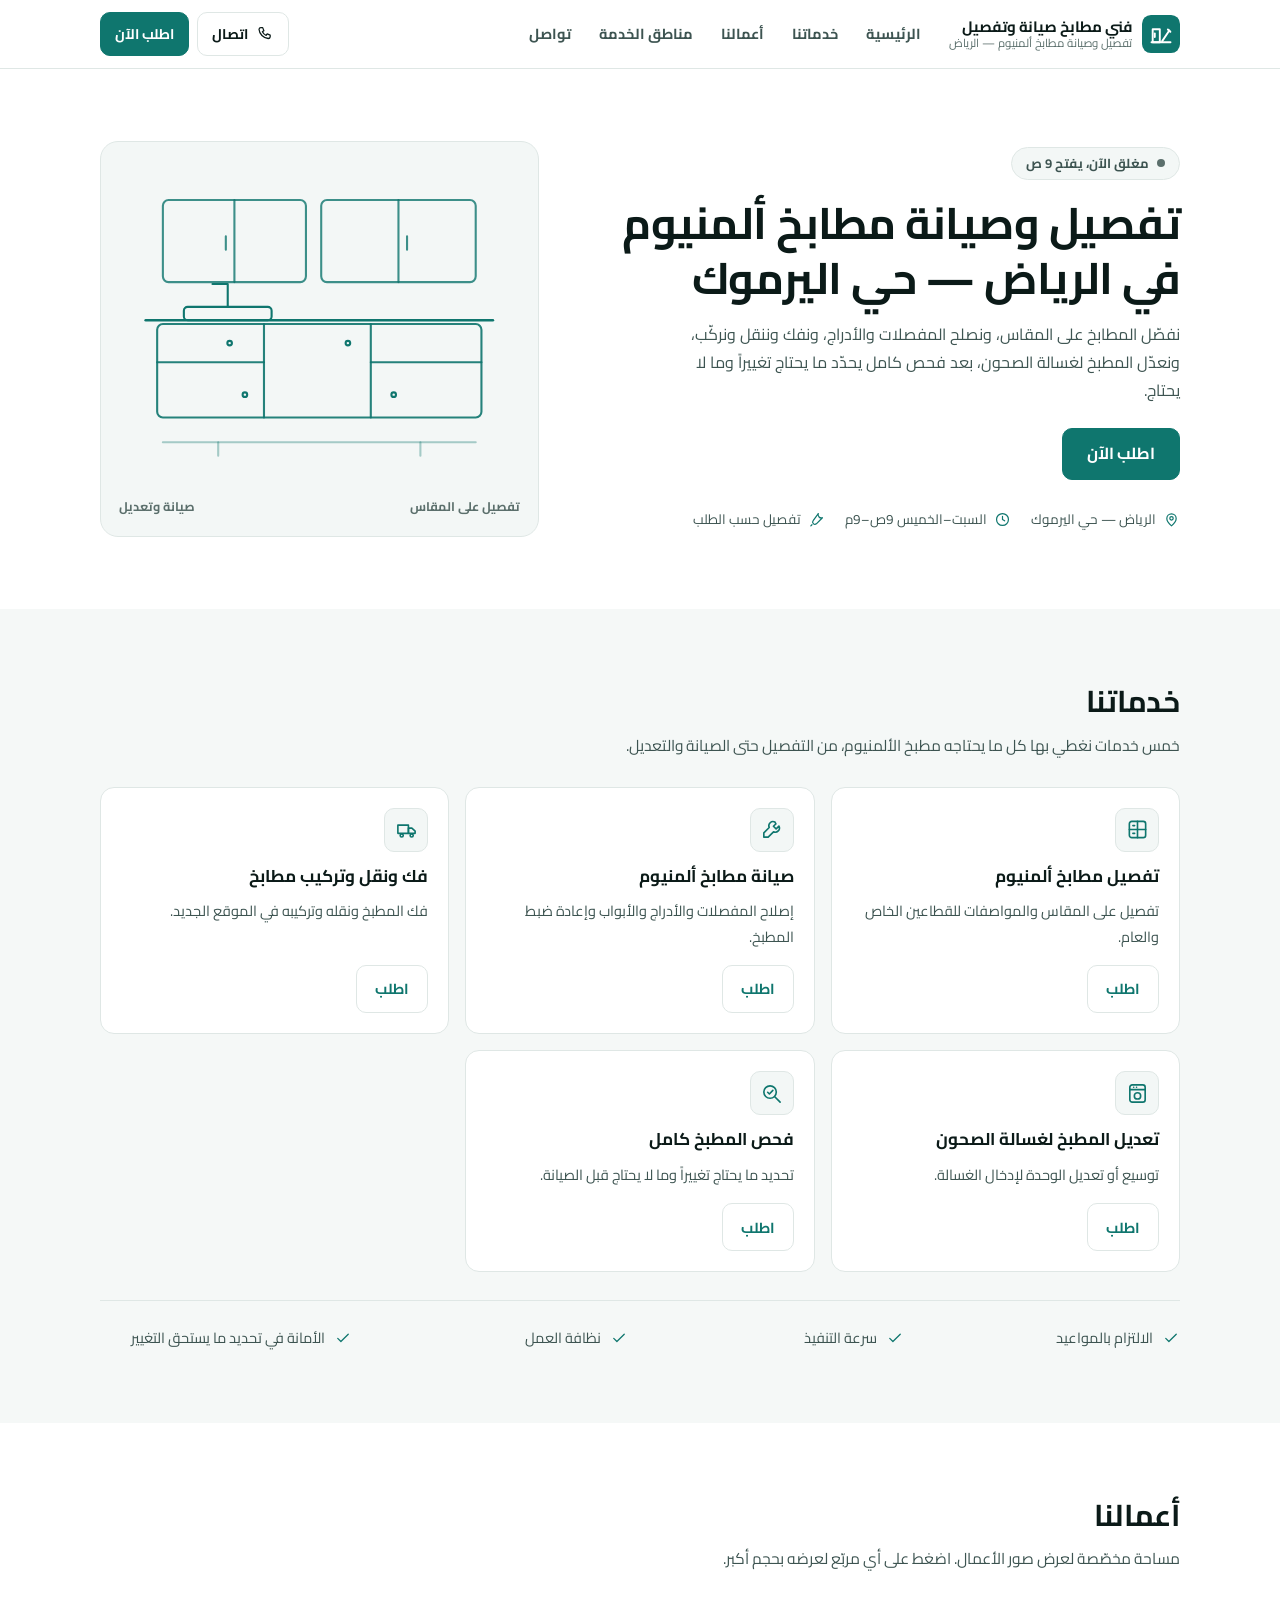
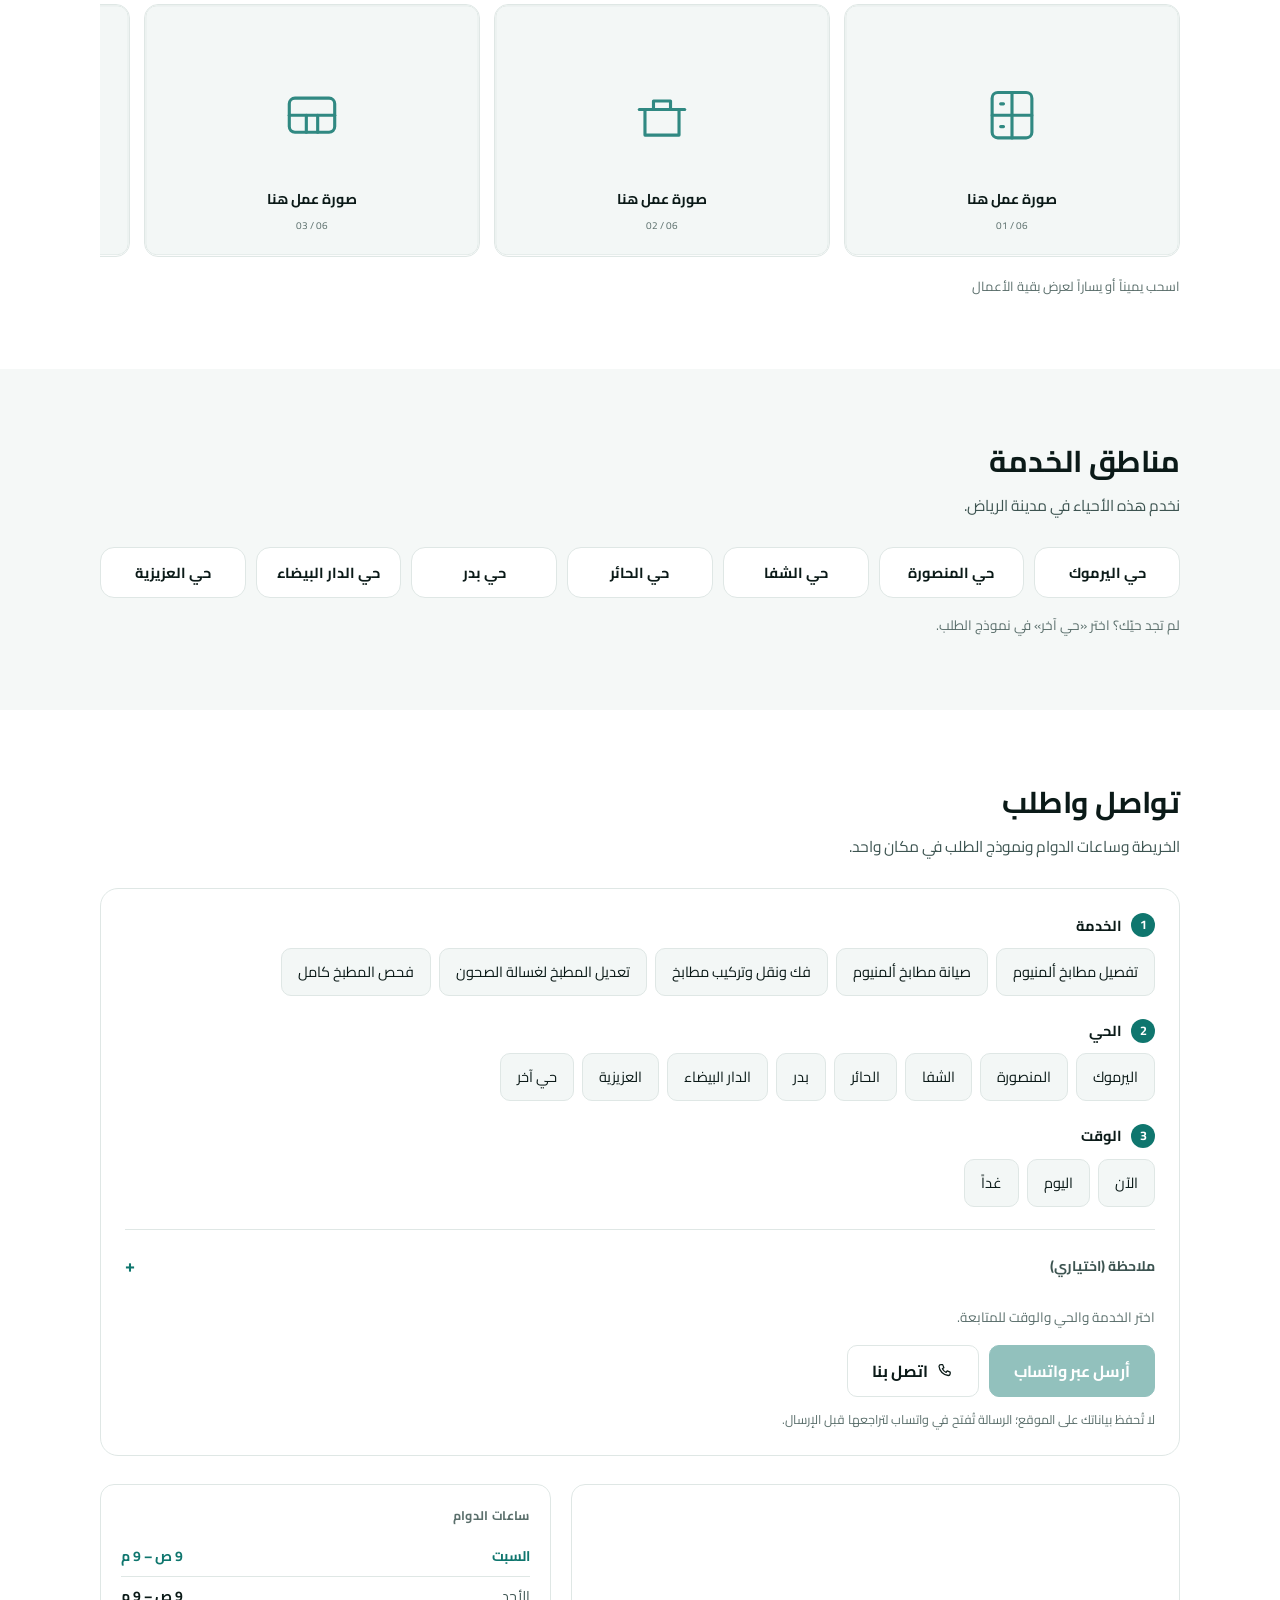
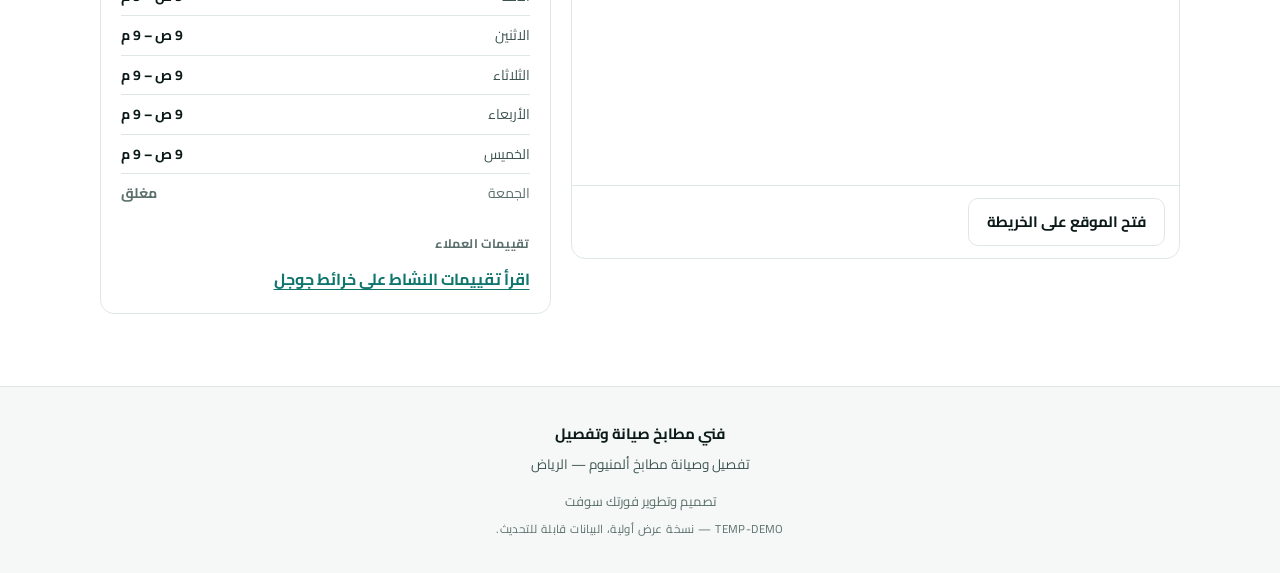
<file: index.html>
<!DOCTYPE html>
<html lang="ar" dir="rtl">
<head>
<meta charset="utf-8">
<meta name="viewport" content="width=device-width, initial-scale=1">
<meta name="author" content="">
<meta name="description" content="">
<meta name="theme-color" content="">
<link rel="canonical" id="canonical" href="">
<meta property="og:type" content="website">
<meta property="og:site_name" id="ogSiteName" content="">
<meta property="og:title" id="ogTitle" content="">
<meta property="og:description" id="ogDescription" content="">
<meta property="og:url" id="ogUrl" content="">
<meta property="og:locale" content="ar_SA">
<title></title>
<link rel="icon" id="favicon" href="data:,">
<link rel="preconnect" href="https://fonts.googleapis.com">
<link rel="preconnect" href="https://fonts.gstatic.com" crossorigin>
<link href="https://fonts.googleapis.com/css2?family=Cairo:wght@400;700&display=swap" rel="stylesheet">
<link rel="stylesheet" href="assets/css/styles.css">
</head>
<body>

<a class="skip" href="#main" data-t="ui.skip"></a>

<!-- 1) الهيدر -->
<header class="site-header" id="siteHeader">
  <div class="wrap header__in">
    <a class="brand" href="#home" data-a="aria-label:brand.name">
      <span class="brand__mark" data-logo aria-hidden="true"></span>
      <span class="brand__text">
        <strong data-t="brand.name"></strong>
        <small data-t="brand.tagline"></small>
      </span>
    </a>

    <div class="header__actions">
      <a class="btn btn--ghost btn--sm header__call" data-link="tel" data-a="aria-label:ui.callAria">
        <svg data-icon="phone"></svg>
        <span data-t="ui.callShort"></span>
      </a>
      <a class="btn btn--solid btn--sm" href="#contact" data-t="ui.orderNow"></a>
      <button class="burger" id="burger" type="button" aria-expanded="false" aria-controls="nav" data-a="aria-label:ui.menuOpen">
        <span class="burger__box" aria-hidden="true"><i></i><i></i><i></i></span>
      </button>
    </div>

    <nav class="nav" id="nav" data-a="aria-label:ui.navLabel">
      <ul class="nav__list">
        <li><a href="#home" data-t="ui.nav.home"></a></li>
        <li><a href="#services" data-t="ui.nav.services"></a></li>
        <li><a href="#works" data-t="ui.nav.works"></a></li>
        <li><a href="#areas" data-t="ui.nav.areas"></a></li>
        <li><a href="#contact" data-t="ui.nav.contact"></a></li>
      </ul>
      <div class="nav__foot">
        <a class="btn btn--solid btn--block" href="#contact" data-t="ui.orderNow"></a>
        <a class="nav__phone" data-link="tel"><bdi dir="ltr" data-t="contact.phoneDisplay"></bdi></a>
      </div>
    </nav>
  </div>
</header>
<div class="nav-backdrop" id="navBackdrop" hidden></div>

<main id="main">

  <!-- 2) الواجهة -->
  <section class="section hero" id="home" aria-labelledby="heroTitle">
    <div class="wrap hero__in">
      <div class="hero__text">
        <p class="status" id="statusBadge" hidden>
          <span class="status__dot" aria-hidden="true"></span>
          <span id="statusText"></span>
        </p>
        <h1 id="heroTitle" data-t="hero.title"></h1>
        <p class="hero__lead" data-t="hero.lead"></p>
        <div class="hero__actions">
          <a class="btn btn--solid btn--lg" href="#contact" data-t="hero.cta"></a>
        </div>
        <ul class="hero__facts" id="factsList"></ul>
      </div>

      <div class="hero__art" aria-hidden="true">
        <svg viewBox="0 0 420 340" focusable="false">
          <g fill="none" stroke="var(--accent)" stroke-width="2.2" stroke-linecap="round" stroke-linejoin="round">
            <rect x="46" y="42" width="150" height="86" rx="6" opacity=".8"/>
            <rect x="212" y="42" width="162" height="86" rx="6" opacity=".8"/>
            <path d="M121 42v86M293 42v86" opacity=".8"/>
            <path d="M112 80v14M302 80v14" opacity=".8"/>
            <path d="M28 168h364" stroke-width="2.8"/>
            <rect x="40" y="172" width="340" height="98" rx="6" opacity=".9"/>
            <path d="M152 172v98M264 172v98" opacity=".9"/>
            <path d="M40 212h112M264 212h116" opacity=".9"/>
            <circle cx="116" cy="192" r="2.4"/><circle cx="240" cy="192" r="2.4"/>
            <circle cx="132" cy="246" r="2.4"/><circle cx="288" cy="246" r="2.4"/>
            <rect x="68" y="154" width="92" height="14" rx="4"/>
            <path d="M114 154v-24h-16"/>
            <path d="M46 296h328" opacity=".35"/>
            <path d="M104 296v14M316 296v14" opacity=".35"/>
          </g>
        </svg>
        <div class="hero__art-foot">
          <span data-t="hero.artA"></span>
          <span data-t="hero.artB"></span>
        </div>
      </div>
    </div>
  </section>

  <!-- 3) الخدمات -->
  <section class="section section--tint" id="services" aria-labelledby="servicesTitle">
    <div class="wrap">
      <h2 id="servicesTitle" data-t="services.title"></h2>
      <p class="lead" data-t="services.lead"></p>
      <div class="cards" id="servicesGrid"></div>
      <ul class="features" id="featuresList"></ul>
    </div>
  </section>

  <!-- 4) أعمالنا -->
  <section class="section" id="works" aria-labelledby="worksTitle">
    <div class="wrap">
      <h2 id="worksTitle" data-t="works.title"></h2>
      <p class="lead" data-t="works.lead"></p>
      <div class="works" id="worksGrid" tabindex="0" data-a="aria-label:works.title"></div>
      <p class="works__hint" data-t="works.hint"></p>
    </div>
  </section>

  <!-- 5) مناطق الخدمة -->
  <section class="section section--tint" id="areas" aria-labelledby="areasTitle">
    <div class="wrap">
      <h2 id="areasTitle" data-t="areas.title"></h2>
      <p class="lead" data-t="areas.lead"></p>
      <ul class="areas" id="areasList"></ul>
      <p class="areas__note" data-t="areas.note"></p>
    </div>
  </section>

  <!-- 6) التواصل -->
  <section class="section" id="contact" aria-labelledby="contactTitle">
    <div class="wrap">
      <h2 id="contactTitle" data-t="contactSec.title"></h2>
      <p class="lead" data-t="contactSec.lead"></p>

      <div class="composer">
        <div class="composer__step">
          <p class="composer__label"><span class="composer__num" aria-hidden="true">1</span><span data-t="order.step1"></span></p>
          <div class="chips" id="serviceChips" role="group" data-a="aria-label:order.step1"></div>
        </div>

        <div class="composer__step">
          <p class="composer__label"><span class="composer__num" aria-hidden="true">2</span><span data-t="order.step2"></span></p>
          <div class="chips" id="districtChips" role="group" data-a="aria-label:order.step2"></div>
        </div>

        <div class="composer__step">
          <p class="composer__label"><span class="composer__num" aria-hidden="true">3</span><span data-t="order.step3"></span></p>
          <div class="chips" id="timeChips" role="group" data-a="aria-label:order.step3"></div>
        </div>

        <details class="note">
          <summary data-t="order.noteLabel"></summary>
          <textarea id="noteInput" rows="2" data-a="placeholder:order.notePlaceholder;aria-label:order.noteLabel"></textarea>
        </details>

        <p class="composer__summary" id="orderSummary" aria-live="polite"></p>

        <div class="composer__actions">
          <button class="btn btn--solid btn--lg" id="sendBtn" type="button" disabled data-t="order.send"></button>
          <a class="btn btn--ghost btn--lg" data-link="tel" data-a="aria-label:ui.callAria">
            <svg data-icon="phone"></svg>
            <span data-t="ui.callNow"></span>
          </a>
        </div>
        <p class="composer__hint" data-t="order.hint"></p>
      </div>

      <div class="contact-info">
        <div class="map">
          <iframe id="mapFrame" loading="lazy" height="300" allowfullscreen
                  referrerpolicy="no-referrer-when-downgrade"
                  data-a="src:contact.mapEmbed;title:contactSec.mapTitle"></iframe>
          <div class="map__foot">
            <a class="btn btn--ghost" data-link="map" data-t="contactSec.directions"></a>
          </div>
        </div>

        <div class="info">
          <p class="info__label" data-t="contactSec.hoursLabel"></p>
          <ul class="hours" id="hoursList"></ul>
          <p class="info__label" data-t="contactSec.reviewsLabel"></p>
          <a class="link" data-link="reviews" data-t="contactSec.reviewsCta"></a>
        </div>
      </div>
    </div>
  </section>

</main>

<!-- 7) الفوتر -->
<footer class="site-footer">
  <div class="wrap footer__in">
    <p class="footer__name" data-t="brand.name"></p>
    <p class="footer__meta" data-t="brand.tagline"></p>
    <p class="footer__credit" data-t="footer.designedBy"></p>
    <p class="footer__demo" data-t="footer.demo"></p>
  </div>
</footer>

<!-- 8) شريط الجوال الثابت -->
<div class="mobilebar" id="mobileBar">
  <p class="mobilebar__status" id="barStatus">
    <span class="status__dot" aria-hidden="true"></span>
    <span id="barStatusText"></span>
  </p>
  <a class="btn btn--solid mobilebar__order" href="#contact" data-t="ui.orderShort"></a>
  <a class="mobilebar__call" data-link="tel" data-a="aria-label:ui.callAria">
    <svg data-icon="phone"></svg>
  </a>
</div>

<!-- نافذة عرض العمل -->
<div class="lb" id="lightbox" role="dialog" aria-modal="true" data-a="aria-label:works.title" hidden>
  <div class="lb__bar">
    <span class="lb__count" id="lbCount"></span>
    <button class="lb__close" id="lbClose" type="button" data-a="aria-label:works.close">✕</button>
  </div>
  <div class="lb__stage" id="lbStage"></div>
  <div class="lb__nav">
    <button class="lb__arrow" id="lbNext" type="button" data-a="aria-label:works.next">‹</button>
    <button class="lb__arrow" id="lbPrev" type="button" data-a="aria-label:works.prev">›</button>
  </div>
</div>

<script src="assets/js/app.js"></script>
</body>
</html>
</file>
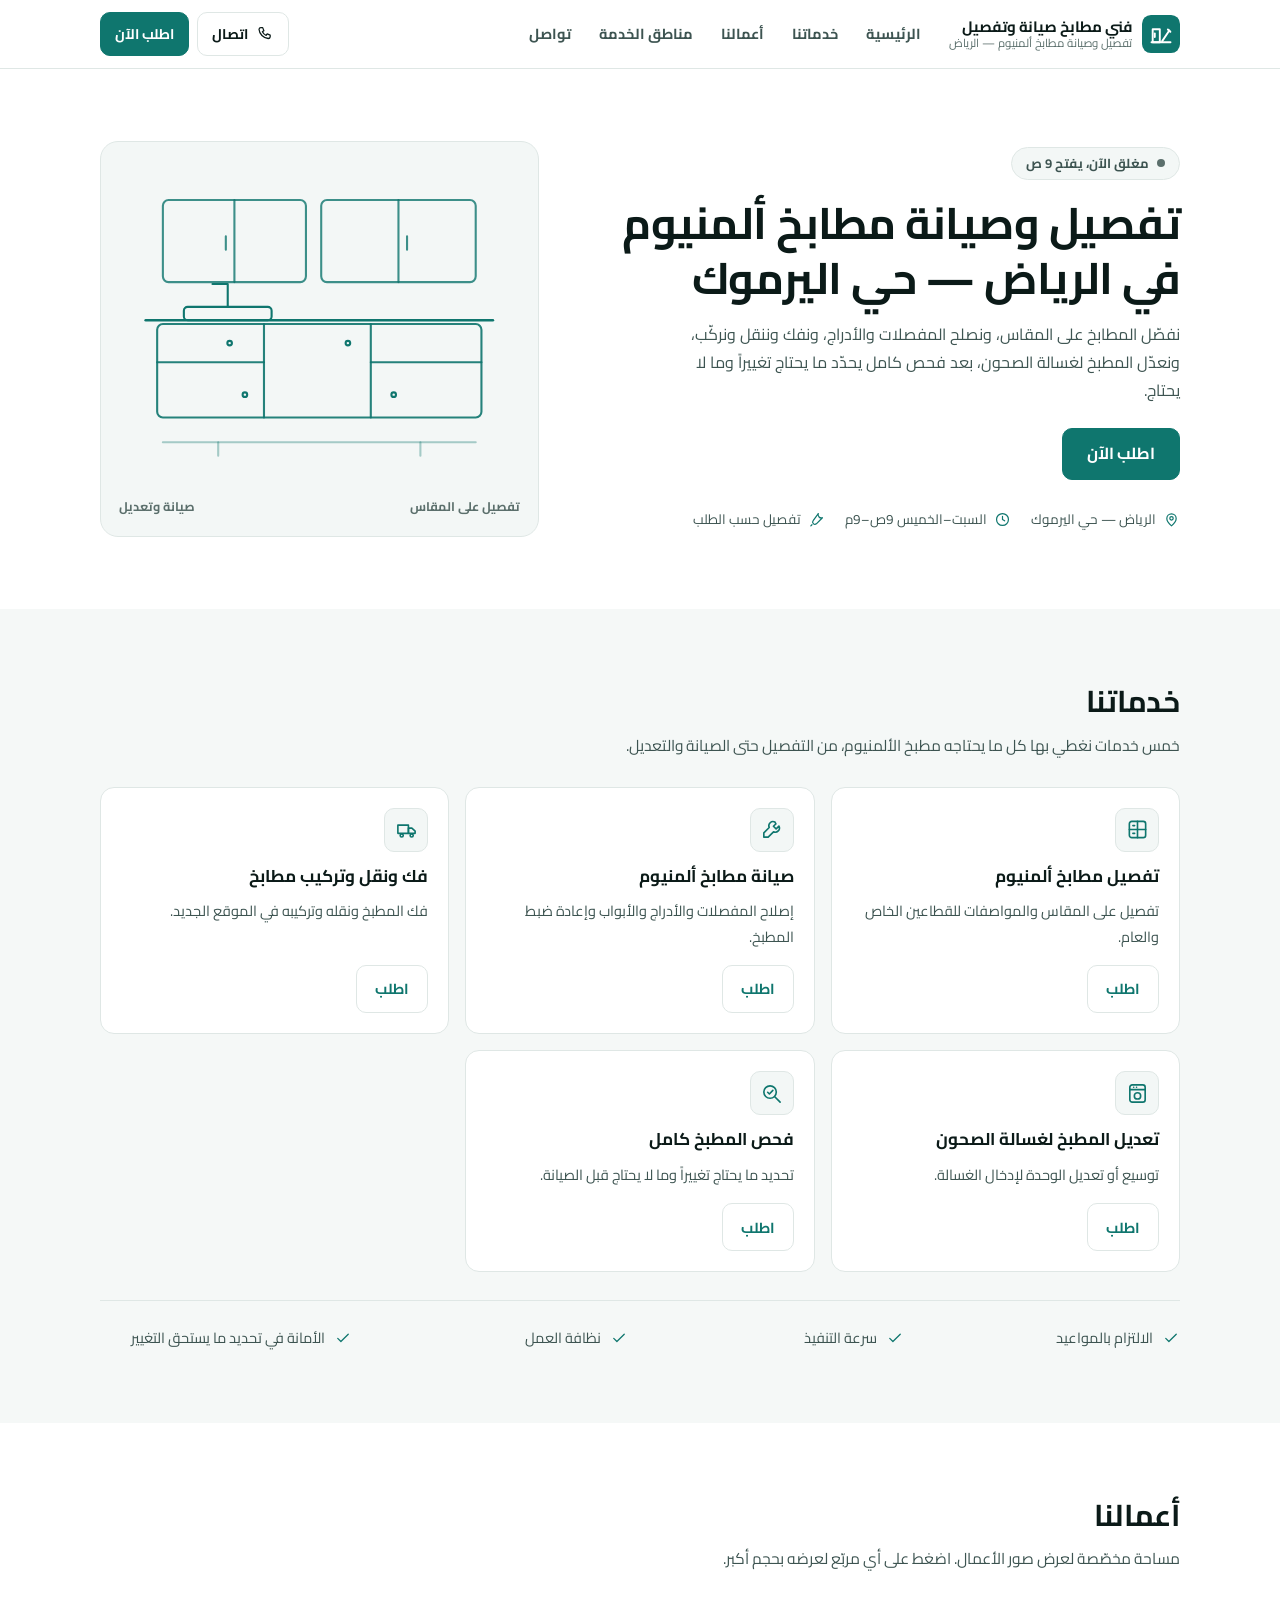
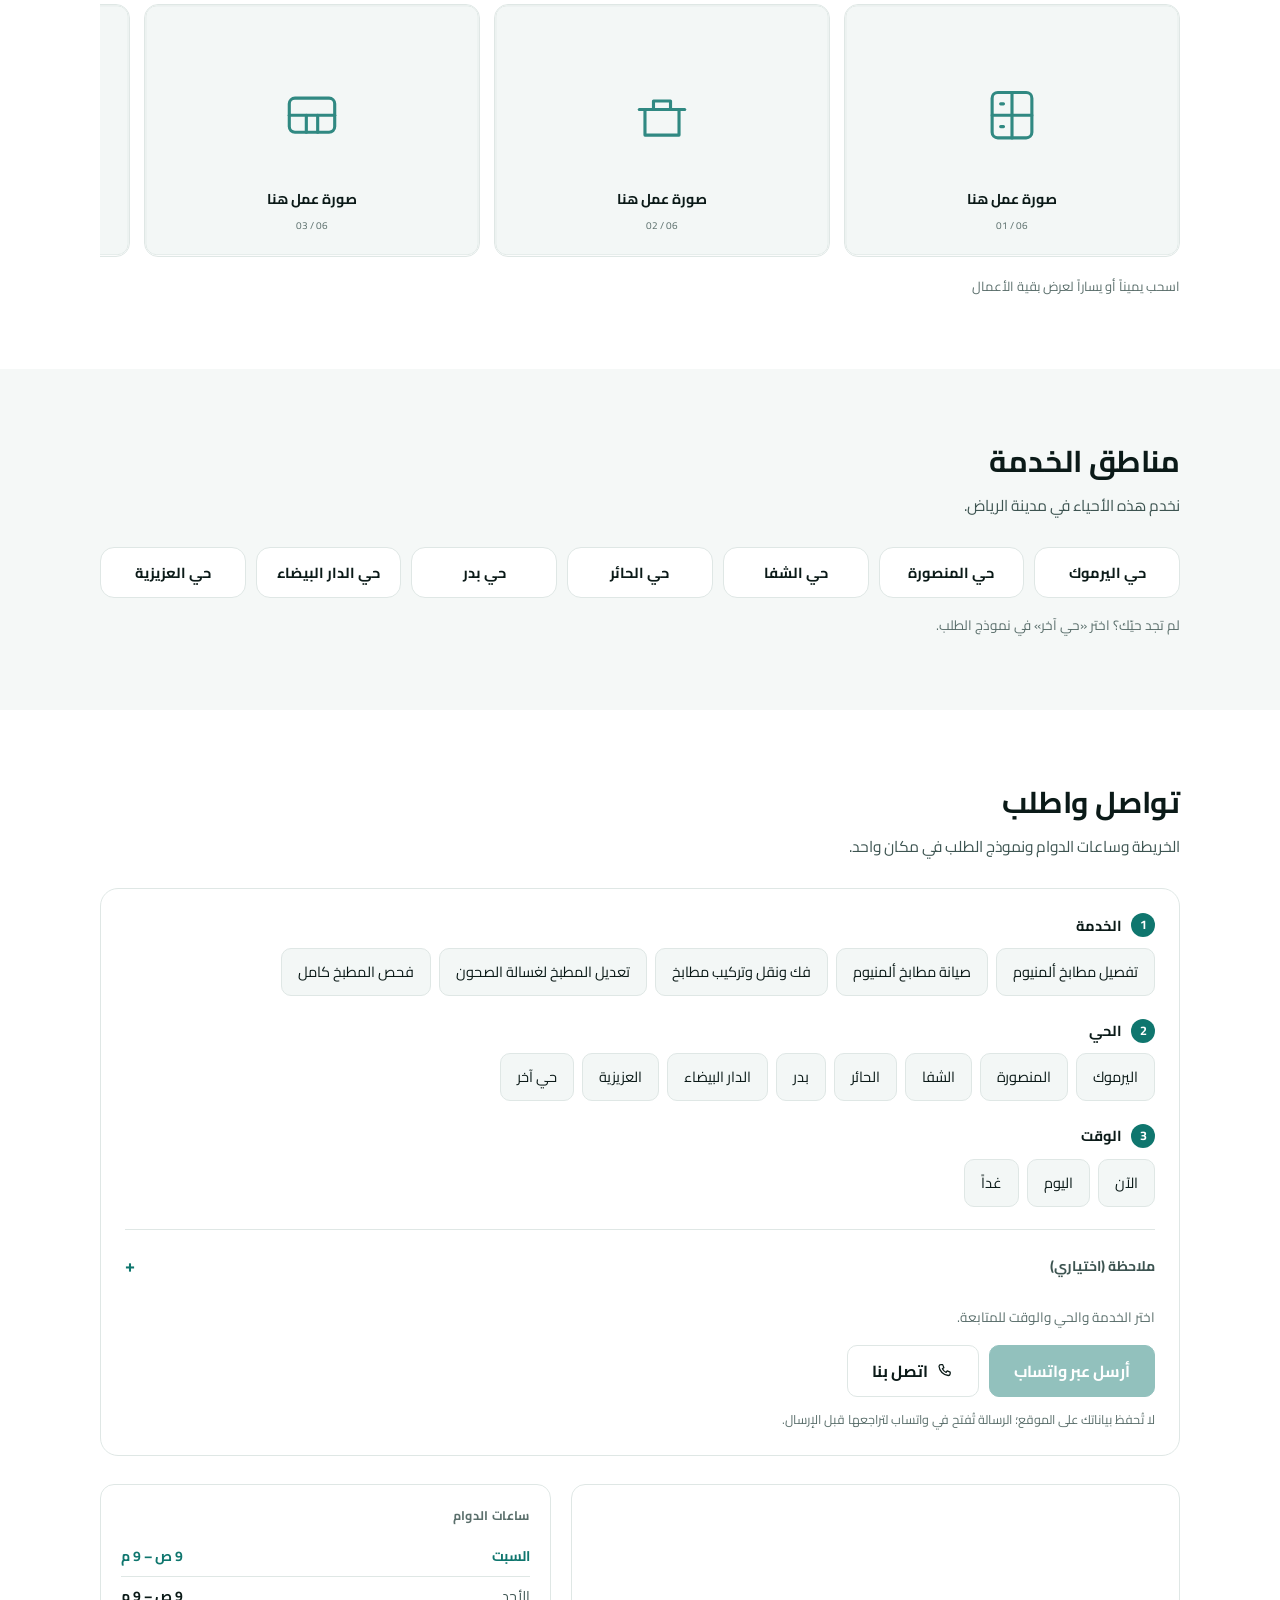
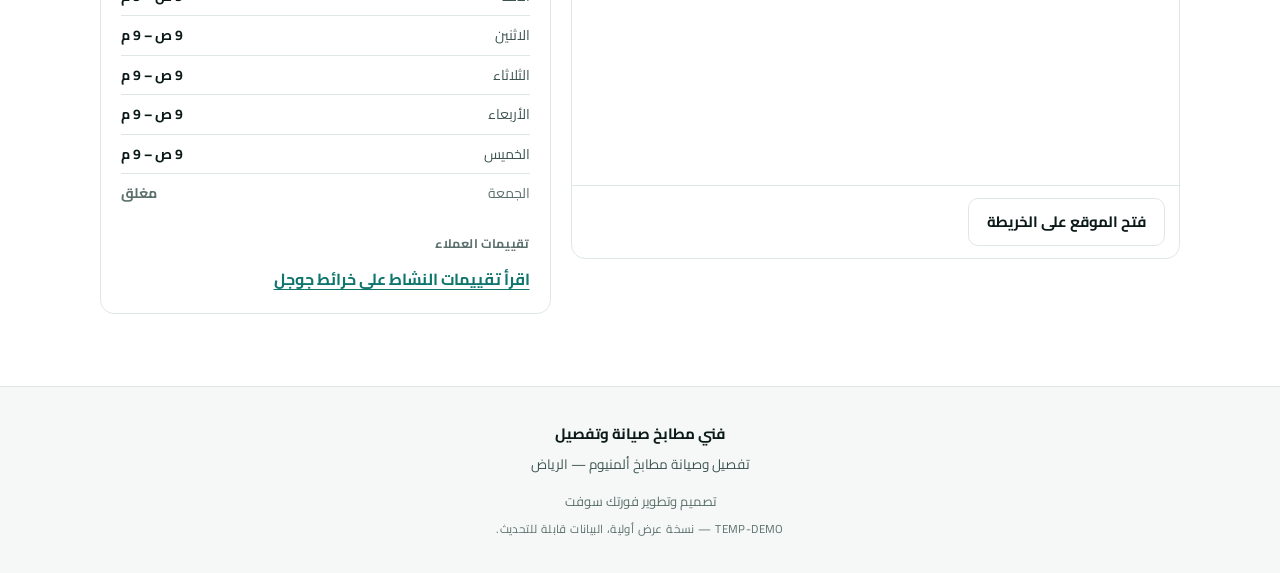
<file: index-standalone.html>
<!DOCTYPE html>
<!-- نسخة ملف واحد: كل الأنماط والسكربت مضمّنة. تعمل بفتح الملف مباشرة. -->

<html lang="ar" dir="rtl">
<head>
<meta charset="utf-8">
<meta name="viewport" content="width=device-width, initial-scale=1">
<meta name="author" content="">
<meta name="description" content="">
<meta name="theme-color" content="">
<link rel="canonical" id="canonical" href="">
<meta property="og:type" content="website">
<meta property="og:site_name" id="ogSiteName" content="">
<meta property="og:title" id="ogTitle" content="">
<meta property="og:description" id="ogDescription" content="">
<meta property="og:url" id="ogUrl" content="">
<meta property="og:locale" content="ar_SA">
<title></title>
<link rel="icon" id="favicon" href="data:,">
<link rel="preconnect" href="https://fonts.googleapis.com">
<link rel="preconnect" href="https://fonts.gstatic.com" crossorigin>
<link href="https://fonts.googleapis.com/css2?family=Cairo:wght@400;700&display=swap" rel="stylesheet">
<style>
/* =========================================================
   فني مطابخ صيانة وتفصيل — الأنماط
   لون واحد فقط: #0f766e — خط واحد فقط: Cairo (400 / 700)
   لا تدرجات، لا زجاج، لا ظلال ثقيلة، حركة 200ms فقط.
   ========================================================= */

/* ---------- 1. المتغيرات ---------- */
:root {
  --accent: #0f766e;
  --on-accent: #ffffff;
  --accent-text: var(--accent);

  --bg: #ffffff;
  --bg-tint: #f5f8f7;
  --surface: #ffffff;
  --surface-2: #f3f7f6;
  --line: #dfe7e5;
  --text: #0b1a18;
  --text-2: #3d5451;
  --muted: #5b6f6c;

  --radius-sm: 10px;
  --radius: 14px;
  --radius-lg: 18px;

  --wrap: 1120px;
  --header-h: 68px;
  --section-y: 72px;

  --t: 200ms;
  --ease: cubic-bezier(.2, .7, .3, 1);
}

@media (prefers-color-scheme: dark) {
  :root {
    /* نفس اللون تماماً — يُستخدم للتعبئة فقط، والنص على التعبئة أبيض */
    --accent: #0f766e;
    --on-accent: #ffffff;
    --accent-text: #eaf3f1;

    --bg: #0a1211;
    --bg-tint: #0e1917;
    --surface: #101c1a;
    --surface-2: #13211f;
    --line: #21332f;
    --text: #eaf3f1;
    --text-2: #b9cac7;
    --muted: #93a7a3;
  }
}

/* ---------- 2. إعادة الضبط ---------- */
*,
*::before,
*::after { box-sizing: border-box; }

html {
  -webkit-text-size-adjust: 100%;
  scroll-padding-block-start: calc(var(--header-h) + 16px);
}

@media (prefers-reduced-motion: no-preference) {
  html { scroll-behavior: smooth; }
}

html,
body {
  overflow-x: clip;
  max-width: 100%;
}

body {
  margin: 0;
  background: var(--bg);
  color: var(--text);
  font-family: "Cairo", "Segoe UI", Tahoma, sans-serif;
  font-weight: 400;
  font-size: 16px;
  line-height: 1.75;
  -webkit-font-smoothing: antialiased;
}

h1, h2, h3, h4, p, ul, ol, figure { margin: 0; }
ul, ol { padding: 0; list-style: none; }
img, svg, iframe { max-width: 100%; }
a { color: inherit; text-decoration: none; }

button,
input,
textarea,
select {
  font: inherit;
  color: inherit;
  letter-spacing: inherit;
}

[hidden] { display: none !important; }

:focus-visible {
  outline: 3px solid var(--accent);
  outline-offset: 2px;
  border-radius: 4px;
}

::selection {
  background: var(--accent);
  color: var(--on-accent);
}

/* ---------- 3. أدوات عامة ---------- */
.wrap {
  width: 100%;
  max-width: var(--wrap);
  margin-inline: auto;
  padding-inline: 20px;
}

.skip {
  position: absolute;
  inset-inline-start: 12px;
  inset-block-start: -100px;
  z-index: 300;
  padding: 12px 18px;
  border-radius: var(--radius-sm);
  background: var(--accent);
  color: var(--on-accent);
  font-weight: 700;
  transition: inset-block-start var(--t) var(--ease);
}

.skip:focus-visible { inset-block-start: 12px; }

.section {
  padding-block: var(--section-y);
  scroll-margin-block-start: var(--header-h);
}

.section--tint { background: var(--bg-tint); }

.section h2 {
  font-size: clamp(22px, 1.6vw + 14px, 30px);
  font-weight: 700;
  line-height: 1.35;
  letter-spacing: -.2px;
  margin-block-end: 10px;
}

.section h1 {
  font-size: clamp(26px, 3.4vw + 12px, 44px);
  font-weight: 700;
  line-height: 1.25;
  letter-spacing: -.5px;
  margin-block-end: 14px;
}

.lead {
  color: var(--text-2);
  font-size: 15.5px;
  max-width: 62ch;
  margin-block-end: 28px;
}

.link {
  color: var(--accent-text);
  font-weight: 700;
  text-decoration: underline;
  text-underline-offset: 4px;
  text-decoration-thickness: 1px;
}

.link:hover { text-decoration-thickness: 2px; }

/* ---------- 4. الأزرار ---------- */
.btn {
  display: inline-flex;
  align-items: center;
  justify-content: center;
  gap: 8px;
  min-height: 48px;
  padding-inline: 18px;
  border: 1px solid transparent;
  border-radius: var(--radius-sm);
  background: transparent;
  color: var(--text);
  font-size: 15px;
  font-weight: 700;
  line-height: 1.2;
  text-align: center;
  cursor: pointer;
  transition: background-color var(--t) var(--ease),
              border-color var(--t) var(--ease),
              color var(--t) var(--ease),
              filter var(--t) var(--ease);
}

.btn svg {
  width: 18px;
  height: 18px;
  flex: none;
}

.btn--solid {
  background: var(--accent);
  border-color: var(--accent);
  color: var(--on-accent);
}

.btn--solid:hover { filter: brightness(.93); }

.btn--ghost {
  background: transparent;
  border-color: var(--line);
  color: var(--text);
}

.btn--ghost:hover {
  border-color: var(--accent);
  color: var(--accent-text);
}

.btn--sm {
  min-height: 44px;
  padding-inline: 14px;
  font-size: 14px;
}

.btn--lg {
  min-height: 52px;
  padding-inline: 24px;
  font-size: 16px;
}

.btn--block { width: 100%; }

.btn:disabled,
.btn[disabled] {
  opacity: .45;
  cursor: not-allowed;
  filter: none;
}

/* ---------- 5. الهيدر ---------- */
.site-header {
  position: sticky;
  inset-block-start: 0;
  z-index: 140;
  background: var(--surface);
  border-block-end: 1px solid var(--line);
}

.site-header.is-stuck { border-block-end-color: var(--accent); }

.header__in {
  display: flex;
  align-items: center;
  gap: 16px;
  min-height: var(--header-h);
}

.brand {
  display: flex;
  align-items: center;
  gap: 10px;
  flex: none;
  min-height: 48px;
}

.brand__mark {
  display: block;
  width: 38px;
  height: 38px;
  flex: none;
}

.brand__mark svg {
  display: block;
  width: 100%;
  height: 100%;
}

.brand__text {
  display: flex;
  flex-direction: column;
  line-height: 1.3;
}

.brand__text strong {
  font-size: 15px;
  font-weight: 700;
  color: var(--text);
}

.brand__text small {
  font-size: 11.5px;
  font-weight: 400;
  color: var(--muted);
}

.header__actions {
  display: flex;
  align-items: center;
  gap: 8px;
  order: 3;
  margin-inline-start: auto;
}

.header__call { flex: none; }

.burger {
  display: none;
  place-items: center;
  width: 48px;
  height: 48px;
  padding: 0;
  border: 1px solid var(--line);
  border-radius: var(--radius-sm);
  background: var(--surface);
  cursor: pointer;
}

.burger__box {
  display: grid;
  gap: 4px;
  width: 20px;
}

.burger__box i {
  display: block;
  height: 2px;
  border-radius: 2px;
  background: var(--text);
  transition: transform var(--t) var(--ease), opacity var(--t) var(--ease);
}

html.nav-open .burger__box i:nth-child(1) { transform: translateY(6px) rotate(45deg); }
html.nav-open .burger__box i:nth-child(2) { opacity: 0; }
html.nav-open .burger__box i:nth-child(3) { transform: translateY(-6px) rotate(-45deg); }

html.nav-open .burger {
  position: relative;
  z-index: 150;
  background: var(--accent);
  border-color: var(--accent);
}

html.nav-open .burger__box i { background: var(--on-accent); }

/* القائمة — سطح المكتب */
.nav {
  display: flex;
  align-items: center;
  gap: 4px;
  order: 2;
}

.nav__list {
  display: flex;
  align-items: center;
  gap: 4px;
}

.nav__list a {
  display: inline-flex;
  align-items: center;
  min-height: 44px;
  padding-inline: 12px;
  border-radius: var(--radius-sm);
  font-size: 14.5px;
  font-weight: 700;
  color: var(--text-2);
  transition: color var(--t) var(--ease), background-color var(--t) var(--ease);
}

.nav__list a:hover {
  color: var(--accent-text);
  background: var(--surface-2);
}

.nav__foot { display: none; }

.nav-backdrop {
  position: fixed;
  inset: 0;
  z-index: 120;
  background: rgba(6, 20, 18, .55);
}

/* ---------- 6. الواجهة ---------- */
.hero__in {
  display: grid;
  grid-template-columns: 1.15fr .85fr;
  align-items: center;
  gap: 48px;
}

.status {
  display: inline-flex;
  align-items: center;
  gap: 8px;
  min-height: 32px;
  padding: 4px 14px;
  margin-block-end: 16px;
  border: 1px solid var(--line);
  border-radius: 999px;
  background: var(--surface-2);
  font-size: 13px;
  font-weight: 700;
  color: var(--text-2);
}

.status__dot {
  width: 8px;
  height: 8px;
  flex: none;
  border-radius: 50%;
  background: var(--muted);
}

.status.is-open {
  border-color: var(--accent);
  color: var(--accent-text);
}

.status.is-open .status__dot { background: var(--accent); }

.hero__lead {
  color: var(--text-2);
  font-size: 16px;
  max-width: 56ch;
  margin-block-end: 24px;
}

.hero__actions {
  display: flex;
  flex-wrap: wrap;
  gap: 10px;
  margin-block-end: 28px;
}

.hero__facts {
  display: flex;
  flex-wrap: wrap;
  gap: 8px 20px;
}

.hero__facts li {
  display: inline-flex;
  align-items: center;
  gap: 7px;
  font-size: 13.5px;
  color: var(--text-2);
}

.hero__facts svg {
  width: 17px;
  height: 17px;
  flex: none;
  color: var(--accent);
}

.hero__art {
  border: 1px solid var(--line);
  border-radius: var(--radius-lg);
  background: var(--surface-2);
  padding: 18px;
}

.hero__art svg {
  display: block;
  width: 100%;
  height: auto;
}

.hero__art-foot {
  display: flex;
  justify-content: space-between;
  gap: 12px;
  margin-block-start: 12px;
  font-size: 12.5px;
  font-weight: 700;
  color: var(--muted);
}

/* ---------- 7. الخدمات ---------- */
.cards {
  display: grid;
  grid-template-columns: repeat(3, minmax(0, 1fr));
  gap: 16px;
}

.card {
  display: flex;
  flex-direction: column;
  gap: 10px;
  padding: 20px;
  border: 1px solid var(--line);
  border-radius: var(--radius);
  background: var(--surface);
  transition: border-color var(--t) var(--ease);
}

.card:hover { border-color: var(--accent); }

.card__ico {
  display: grid;
  place-items: center;
  width: 44px;
  height: 44px;
  margin-block-end: 2px;
  border: 1px solid var(--line);
  border-radius: var(--radius-sm);
  background: var(--surface-2);
  color: var(--accent);
}

.card__ico svg {
  width: 23px;
  height: 23px;
}

.card h3 {
  font-size: 17px;
  font-weight: 700;
  line-height: 1.45;
}

.card p {
  color: var(--text-2);
  font-size: 14.5px;
  flex: 1;
}

.card__order {
  align-self: flex-start;
  min-height: 48px;
  margin-block-start: 6px;
  padding-inline: 18px;
  border: 1px solid var(--line);
  border-radius: var(--radius-sm);
  background: transparent;
  color: var(--accent-text);
  font-size: 14.5px;
  font-weight: 700;
  cursor: pointer;
  transition: background-color var(--t) var(--ease),
              border-color var(--t) var(--ease),
              color var(--t) var(--ease);
}

.card__order:hover {
  background: var(--accent);
  border-color: var(--accent);
  color: var(--on-accent);
}

.features {
  display: grid;
  grid-template-columns: repeat(auto-fit, minmax(220px, 1fr));
  gap: 10px 24px;
  margin-block-start: 28px;
  padding-block-start: 24px;
  border-block-start: 1px solid var(--line);
}

.features li {
  display: flex;
  align-items: center;
  gap: 9px;
  font-size: 14.5px;
  color: var(--text-2);
}

.feature__ico {
  width: 18px;
  height: 18px;
  flex: none;
  color: var(--accent);
}

/* ---------- 8. أعمالنا (تمرير أفقي) ---------- */
.works {
  display: flex;
  gap: 14px;
  overflow-x: auto;
  overflow-y: hidden;
  scroll-snap-type: x mandatory;
  scroll-padding-inline: 20px;
  padding-block: 4px 12px;
  -webkit-overflow-scrolling: touch;
  overscroll-behavior-x: contain;
  cursor: grab;
}

.works.is-dragging {
  cursor: grabbing;
  scroll-snap-type: none;
}

.works::-webkit-scrollbar { height: 8px; }
.works::-webkit-scrollbar-track { background: var(--surface-2); border-radius: 8px; }
.works::-webkit-scrollbar-thumb { background: var(--line); border-radius: 8px; }
.works::-webkit-scrollbar-thumb:hover { background: var(--accent); }

.work {
  flex: 0 0 auto;
  width: clamp(238px, 30vw, 336px);
  padding: 0;
  border: 1px solid var(--line);
  border-radius: var(--radius);
  background: var(--surface);
  overflow: hidden;
  scroll-snap-align: start;
  cursor: pointer;
  transition: border-color var(--t) var(--ease);
}

.work:hover,
.work:focus-visible { border-color: var(--accent); }

.work svg {
  display: block;
  width: 100%;
  height: auto;
}

.works__hint {
  margin-block-start: 6px;
  font-size: 13px;
  color: var(--muted);
}

/* ---------- 9. مناطق الخدمة ---------- */
.areas {
  display: flex;
  flex-wrap: wrap;
  gap: 10px;
}

.areas li {
  flex: 1 1 132px;
  padding: 12px 16px;
  border: 1px solid var(--line);
  border-radius: var(--radius);
  background: var(--surface);
  font-size: 14.5px;
  font-weight: 700;
  text-align: center;
}

.areas__note {
  margin-block-start: 16px;
  font-size: 13.5px;
  color: var(--muted);
}

/* ---------- 10. التواصل + نموذج الطلب ---------- */
.composer {
  padding: 24px;
  border: 1px solid var(--line);
  border-radius: var(--radius-lg);
  background: var(--surface);
}

.composer__step + .composer__step { margin-block-start: 22px; }

.composer__label {
  display: flex;
  align-items: center;
  gap: 9px;
  margin-block-end: 10px;
  font-size: 14.5px;
  font-weight: 700;
}

.composer__num {
  display: grid;
  place-items: center;
  width: 24px;
  height: 24px;
  flex: none;
  border-radius: 50%;
  background: var(--accent);
  color: var(--on-accent);
  font-size: 12.5px;
  font-weight: 700;
  line-height: 1;
}

.chips {
  display: flex;
  flex-wrap: wrap;
  gap: 8px;
}

.chip {
  min-height: 48px;
  padding: 8px 16px;
  border: 1px solid var(--line);
  border-radius: var(--radius-sm);
  background: var(--surface-2);
  color: var(--text);
  font-size: 14.5px;
  font-weight: 400;
  line-height: 1.4;
  text-align: center;
  cursor: pointer;
  transition: background-color var(--t) var(--ease),
              border-color var(--t) var(--ease),
              color var(--t) var(--ease);
}

.chip:hover { border-color: var(--accent); }

.chip[aria-pressed="true"] {
  background: var(--accent);
  border-color: var(--accent);
  color: var(--on-accent);
  font-weight: 700;
}

.note {
  margin-block-start: 22px;
  border-block-start: 1px solid var(--line);
  padding-block-start: 14px;
}

.note summary {
  min-height: 44px;
  display: flex;
  align-items: center;
  font-size: 14px;
  font-weight: 700;
  color: var(--text-2);
  cursor: pointer;
  list-style: none;
}

.note summary::-webkit-details-marker { display: none; }

.note summary::after {
  content: "+";
  margin-inline-start: auto;
  font-size: 18px;
  line-height: 1;
  color: var(--accent);
}

.note[open] summary::after { content: "–"; }
.note summary:hover { color: var(--accent-text); }

.note textarea {
  width: 100%;
  min-height: 76px;
  margin-block-start: 10px;
  padding: 12px 14px;
  border: 1px solid var(--line);
  border-radius: var(--radius-sm);
  background: var(--surface-2);
  color: var(--text);
  font-size: 14.5px;
  line-height: 1.7;
  resize: vertical;
}

.note textarea:focus-visible { border-color: var(--accent); }

.composer__summary {
  margin-block-start: 18px;
  font-size: 13.5px;
  color: var(--muted);
}

.composer__summary.is-ready {
  color: var(--accent-text);
  font-weight: 700;
}

.composer__actions {
  display: flex;
  flex-wrap: wrap;
  gap: 10px;
  margin-block-start: 16px;
}

.composer__hint {
  margin-block-start: 12px;
  font-size: 12.5px;
  color: var(--muted);
}

.contact-info {
  display: grid;
  grid-template-columns: 1.15fr .85fr;
  gap: 20px;
  margin-block-start: 28px;
  align-items: start;
}

.map {
  border: 1px solid var(--line);
  border-radius: var(--radius);
  background: var(--surface);
  overflow: hidden;
}

.map iframe {
  display: block;
  width: 100%;
  height: 300px;
  border: 0;
}

.map__foot {
  padding: 12px 14px;
  border-block-start: 1px solid var(--line);
}

.info {
  padding: 20px;
  border: 1px solid var(--line);
  border-radius: var(--radius);
  background: var(--surface);
}

.info__label {
  margin-block: 0 10px;
  font-size: 12.5px;
  font-weight: 700;
  letter-spacing: .3px;
  color: var(--muted);
}

.info__label ~ .info__label { margin-block-start: 20px; }

.hours { margin-block-end: 4px; }

.hours li {
  display: flex;
  align-items: center;
  justify-content: space-between;
  gap: 12px;
  padding-block: 7px;
  border-block-end: 1px solid var(--line);
  font-size: 14px;
  color: var(--text-2);
}

.hours li:last-child { border-block-end: 0; }

.hours b { font-weight: 700; color: var(--text); }

.hours .is-today {
  color: var(--accent-text);
  font-weight: 700;
}

.hours .is-today b { color: var(--accent-text); }

.hours .is-off,
.hours .is-off b { color: var(--muted); }

/* ---------- 11. الفوتر ---------- */
.site-footer {
  padding-block: 34px;
  border-block-start: 1px solid var(--line);
  background: var(--bg-tint);
}

.footer__in {
  display: flex;
  flex-direction: column;
  align-items: center;
  gap: 6px;
  text-align: center;
}

.footer__name {
  font-size: 15px;
  font-weight: 700;
}

.footer__meta {
  font-size: 13.5px;
  color: var(--text-2);
}

.footer__credit {
  margin-block-start: 8px;
  font-size: 13px;
  color: var(--muted);
}

.footer__demo {
  font-size: 11.5px;
  letter-spacing: .4px;
  color: var(--muted);
}

/* ---------- 12. شريط الجوال ---------- */
.mobilebar {
  display: none;
  position: fixed;
  inset-inline: 0;
  inset-block-end: 0;
  z-index: 100;
  grid-template-columns: 1fr auto auto;
  align-items: center;
  gap: 10px;
  padding: 8px 12px calc(8px + env(safe-area-inset-bottom));
  background: var(--surface);
  border-block-start: 1px solid var(--line);
}

.mobilebar__status {
  display: flex;
  align-items: center;
  gap: 7px;
  min-width: 0;
  font-size: 12.5px;
  font-weight: 700;
  color: var(--muted);
  overflow: hidden;
  white-space: nowrap;
  text-overflow: ellipsis;
}

.mobilebar__status .status__dot { flex: none; }

.mobilebar__status.is-open {
  color: var(--accent-text);
}

.mobilebar__status.is-open .status__dot { background: var(--accent); }

.mobilebar__order {
  min-height: 48px;
  padding-inline: 16px;
  font-size: 14px;
}

.mobilebar__call {
  display: grid;
  place-items: center;
  width: 48px;
  height: 48px;
  border: 1px solid var(--line);
  border-radius: var(--radius-sm);
  color: var(--accent);
}

.mobilebar__call svg {
  width: 21px;
  height: 21px;
}

/* ---------- 13. نافذة عرض العمل ---------- */
.lb {
  position: fixed;
  inset: 0;
  z-index: 200;
  display: grid;
  grid-template-rows: auto 1fr auto;
  gap: 12px;
  padding: 16px;
  background: rgba(6, 20, 18, .9);
}

.lb__bar,
.lb__nav {
  display: flex;
  align-items: center;
  justify-content: space-between;
  gap: 12px;
  color: #ffffff;
}

.lb__count {
  font-size: 13.5px;
  font-weight: 700;
  direction: ltr;
}

.lb__close,
.lb__arrow {
  display: grid;
  place-items: center;
  width: 48px;
  height: 48px;
  padding: 0;
  border: 1px solid rgba(255, 255, 255, .45);
  border-radius: var(--radius-sm);
  background: transparent;
  color: #ffffff;
  font-size: 20px;
  line-height: 1;
  cursor: pointer;
  transition: border-color var(--t) var(--ease), background-color var(--t) var(--ease);
}

.lb__close:hover,
.lb__arrow:hover {
  border-color: #ffffff;
  background: rgba(255, 255, 255, .14);
}

.lb__nav { justify-content: center; }

.lb__stage {
  display: grid;
  place-items: center;
  overflow: hidden;
}

.lb__stage svg {
  width: auto;
  max-width: 100%;
  max-height: 100%;
  height: auto;
  border-radius: var(--radius);
}

/* ---------- 14. الحركة (200ms فقط) ---------- */
@keyframes reveal {
  from { opacity: 0; transform: translateY(6px); }
  to   { opacity: 1; transform: none; }
}

@media (prefers-reduced-motion: no-preference) {
  main > .section {
    animation: reveal var(--t) var(--ease) both;
  }
}

@media (prefers-reduced-motion: reduce) {
  *,
  *::before,
  *::after {
    animation-duration: .001ms !important;
    animation-iteration-count: 1 !important;
    transition-duration: .001ms !important;
    scroll-behavior: auto !important;
  }
}

/* ---------- 15. الاستجابة ---------- */
@media (max-width: 1024px) {
  .hero__in { gap: 32px; }
  .hero__art { padding: 14px; }
}

@media (max-width: 900px) {
  :root { --section-y: 48px; }

  body { padding-block-end: 74px; }

  /* القائمة الجانبية — تفتح من اليمين */
  .nav {
    position: fixed;
    inset-block: 0;
    inset-inline-start: 0;
    z-index: 130;
    display: flex;
    flex-direction: column;
    align-items: stretch;
    gap: 0;
    width: min(86vw, 340px);
    padding: 18px;
    background: var(--surface);
    border-inline-start: 1px solid var(--line);
    transform: translateX(102%);
    visibility: hidden;
    transition: transform var(--t) var(--ease), visibility var(--t) var(--ease);
  }

  html.nav-open .nav {
    transform: none;
    visibility: visible;
  }

  .nav__list {
    flex-direction: column;
    align-items: stretch;
    gap: 2px;
  }

  .nav__list a {
    min-height: 48px;
    padding-inline: 12px;
    font-size: 15.5px;
    border-block-end: 1px solid var(--line);
    border-radius: 0;
  }

  .nav__list a:hover { background: transparent; }

  .nav__foot {
    display: flex;
    flex-direction: column;
    gap: 10px;
    margin-block-start: auto;
    padding-block-start: 18px;
    border-block-start: 1px solid var(--line);
  }

  .nav__phone {
    display: grid;
    place-items: center;
    min-height: 48px;
    font-size: 15px;
    font-weight: 700;
    color: var(--accent-text);
  }

  .header__call { display: none; }
  .header__actions .btn--solid { display: none; }
  .burger { display: grid; }

  .header__in { gap: 10px; }

  .brand__text small { display: none; }

  .mobilebar { display: grid; }

  /* عناوين وأزرار في الوسط، فقرات من اليمين */
  .section h1,
  .section h2 { text-align: center; }

  .hero__lead,
  .lead { text-align: start; margin-inline: auto; }

  .hero__text { text-align: center; }
  .hero__lead { text-align: start; }
  .hero__actions { justify-content: center; }
  .hero__facts { justify-content: center; }

  .hero__in {
    grid-template-columns: 1fr;
    gap: 28px;
  }

  .hero__art { order: -1; }

  .cards,
  .features,
  .areas,
  .contact-info {
    grid-template-columns: 1fr;
  }

  .composer { padding: 18px; }
  .info { padding: 16px; }

  .composer__actions .btn { flex: 1 1 auto; }

  .work { width: min(76vw, 300px); }

  .footer__in { padding-inline: 8px; }
}

@media (max-width: 480px) {
  .wrap { padding-inline: 16px; }
  .brand__mark { width: 34px; height: 34px; }
  .brand__text strong { font-size: 14px; }
  .chip { padding-inline: 14px; font-size: 14px; }
  .composer { padding: 16px; border-radius: var(--radius); }
  .works { gap: 10px; }
}

/* ---------- 16. تباين عالٍ ---------- */
@media (prefers-contrast: more) {
  :root {
    --line: #9fb3b0;
    --text-2: #1f3431;
    --muted: #33504c;
  }
}

</style>
</head>
<body>

<a class="skip" href="#main" data-t="ui.skip"></a>

<!-- 1) الهيدر -->
<header class="site-header" id="siteHeader">
  <div class="wrap header__in">
    <a class="brand" href="#home" data-a="aria-label:brand.name">
      <span class="brand__mark" data-logo aria-hidden="true"></span>
      <span class="brand__text">
        <strong data-t="brand.name"></strong>
        <small data-t="brand.tagline"></small>
      </span>
    </a>

    <div class="header__actions">
      <a class="btn btn--ghost btn--sm header__call" data-link="tel" data-a="aria-label:ui.callAria">
        <svg data-icon="phone"></svg>
        <span data-t="ui.callShort"></span>
      </a>
      <a class="btn btn--solid btn--sm" href="#contact" data-t="ui.orderNow"></a>
      <button class="burger" id="burger" type="button" aria-expanded="false" aria-controls="nav" data-a="aria-label:ui.menuOpen">
        <span class="burger__box" aria-hidden="true"><i></i><i></i><i></i></span>
      </button>
    </div>

    <nav class="nav" id="nav" data-a="aria-label:ui.navLabel">
      <ul class="nav__list">
        <li><a href="#home" data-t="ui.nav.home"></a></li>
        <li><a href="#services" data-t="ui.nav.services"></a></li>
        <li><a href="#works" data-t="ui.nav.works"></a></li>
        <li><a href="#areas" data-t="ui.nav.areas"></a></li>
        <li><a href="#contact" data-t="ui.nav.contact"></a></li>
      </ul>
      <div class="nav__foot">
        <a class="btn btn--solid btn--block" href="#contact" data-t="ui.orderNow"></a>
        <a class="nav__phone" data-link="tel"><bdi dir="ltr" data-t="contact.phoneDisplay"></bdi></a>
      </div>
    </nav>
  </div>
</header>
<div class="nav-backdrop" id="navBackdrop" hidden></div>

<main id="main">

  <!-- 2) الواجهة -->
  <section class="section hero" id="home" aria-labelledby="heroTitle">
    <div class="wrap hero__in">
      <div class="hero__text">
        <p class="status" id="statusBadge" hidden>
          <span class="status__dot" aria-hidden="true"></span>
          <span id="statusText"></span>
        </p>
        <h1 id="heroTitle" data-t="hero.title"></h1>
        <p class="hero__lead" data-t="hero.lead"></p>
        <div class="hero__actions">
          <a class="btn btn--solid btn--lg" href="#contact" data-t="hero.cta"></a>
        </div>
        <ul class="hero__facts" id="factsList"></ul>
      </div>

      <div class="hero__art" aria-hidden="true">
        <svg viewBox="0 0 420 340" focusable="false">
          <g fill="none" stroke="var(--accent)" stroke-width="2.2" stroke-linecap="round" stroke-linejoin="round">
            <rect x="46" y="42" width="150" height="86" rx="6" opacity=".8"/>
            <rect x="212" y="42" width="162" height="86" rx="6" opacity=".8"/>
            <path d="M121 42v86M293 42v86" opacity=".8"/>
            <path d="M112 80v14M302 80v14" opacity=".8"/>
            <path d="M28 168h364" stroke-width="2.8"/>
            <rect x="40" y="172" width="340" height="98" rx="6" opacity=".9"/>
            <path d="M152 172v98M264 172v98" opacity=".9"/>
            <path d="M40 212h112M264 212h116" opacity=".9"/>
            <circle cx="116" cy="192" r="2.4"/><circle cx="240" cy="192" r="2.4"/>
            <circle cx="132" cy="246" r="2.4"/><circle cx="288" cy="246" r="2.4"/>
            <rect x="68" y="154" width="92" height="14" rx="4"/>
            <path d="M114 154v-24h-16"/>
            <path d="M46 296h328" opacity=".35"/>
            <path d="M104 296v14M316 296v14" opacity=".35"/>
          </g>
        </svg>
        <div class="hero__art-foot">
          <span data-t="hero.artA"></span>
          <span data-t="hero.artB"></span>
        </div>
      </div>
    </div>
  </section>

  <!-- 3) الخدمات -->
  <section class="section section--tint" id="services" aria-labelledby="servicesTitle">
    <div class="wrap">
      <h2 id="servicesTitle" data-t="services.title"></h2>
      <p class="lead" data-t="services.lead"></p>
      <div class="cards" id="servicesGrid"></div>
      <ul class="features" id="featuresList"></ul>
    </div>
  </section>

  <!-- 4) أعمالنا -->
  <section class="section" id="works" aria-labelledby="worksTitle">
    <div class="wrap">
      <h2 id="worksTitle" data-t="works.title"></h2>
      <p class="lead" data-t="works.lead"></p>
      <div class="works" id="worksGrid" tabindex="0" data-a="aria-label:works.title"></div>
      <p class="works__hint" data-t="works.hint"></p>
    </div>
  </section>

  <!-- 5) مناطق الخدمة -->
  <section class="section section--tint" id="areas" aria-labelledby="areasTitle">
    <div class="wrap">
      <h2 id="areasTitle" data-t="areas.title"></h2>
      <p class="lead" data-t="areas.lead"></p>
      <ul class="areas" id="areasList"></ul>
      <p class="areas__note" data-t="areas.note"></p>
    </div>
  </section>

  <!-- 6) التواصل -->
  <section class="section" id="contact" aria-labelledby="contactTitle">
    <div class="wrap">
      <h2 id="contactTitle" data-t="contactSec.title"></h2>
      <p class="lead" data-t="contactSec.lead"></p>

      <div class="composer">
        <div class="composer__step">
          <p class="composer__label"><span class="composer__num" aria-hidden="true">1</span><span data-t="order.step1"></span></p>
          <div class="chips" id="serviceChips" role="group" data-a="aria-label:order.step1"></div>
        </div>

        <div class="composer__step">
          <p class="composer__label"><span class="composer__num" aria-hidden="true">2</span><span data-t="order.step2"></span></p>
          <div class="chips" id="districtChips" role="group" data-a="aria-label:order.step2"></div>
        </div>

        <div class="composer__step">
          <p class="composer__label"><span class="composer__num" aria-hidden="true">3</span><span data-t="order.step3"></span></p>
          <div class="chips" id="timeChips" role="group" data-a="aria-label:order.step3"></div>
        </div>

        <details class="note">
          <summary data-t="order.noteLabel"></summary>
          <textarea id="noteInput" rows="2" data-a="placeholder:order.notePlaceholder;aria-label:order.noteLabel"></textarea>
        </details>

        <p class="composer__summary" id="orderSummary" aria-live="polite"></p>

        <div class="composer__actions">
          <button class="btn btn--solid btn--lg" id="sendBtn" type="button" disabled data-t="order.send"></button>
          <a class="btn btn--ghost btn--lg" data-link="tel" data-a="aria-label:ui.callAria">
            <svg data-icon="phone"></svg>
            <span data-t="ui.callNow"></span>
          </a>
        </div>
        <p class="composer__hint" data-t="order.hint"></p>
      </div>

      <div class="contact-info">
        <div class="map">
          <iframe id="mapFrame" loading="lazy" height="300" allowfullscreen
                  referrerpolicy="no-referrer-when-downgrade"
                  data-a="src:contact.mapEmbed;title:contactSec.mapTitle"></iframe>
          <div class="map__foot">
            <a class="btn btn--ghost" data-link="map" data-t="contactSec.directions"></a>
          </div>
        </div>

        <div class="info">
          <p class="info__label" data-t="contactSec.hoursLabel"></p>
          <ul class="hours" id="hoursList"></ul>
          <p class="info__label" data-t="contactSec.reviewsLabel"></p>
          <a class="link" data-link="reviews" data-t="contactSec.reviewsCta"></a>
        </div>
      </div>
    </div>
  </section>

</main>

<!-- 7) الفوتر -->
<footer class="site-footer">
  <div class="wrap footer__in">
    <p class="footer__name" data-t="brand.name"></p>
    <p class="footer__meta" data-t="brand.tagline"></p>
    <p class="footer__credit" data-t="footer.designedBy"></p>
    <p class="footer__demo" data-t="footer.demo"></p>
  </div>
</footer>

<!-- 8) شريط الجوال الثابت -->
<div class="mobilebar" id="mobileBar">
  <p class="mobilebar__status" id="barStatus">
    <span class="status__dot" aria-hidden="true"></span>
    <span id="barStatusText"></span>
  </p>
  <a class="btn btn--solid mobilebar__order" href="#contact" data-t="ui.orderShort"></a>
  <a class="mobilebar__call" data-link="tel" data-a="aria-label:ui.callAria">
    <svg data-icon="phone"></svg>
  </a>
</div>

<!-- نافذة عرض العمل -->
<div class="lb" id="lightbox" role="dialog" aria-modal="true" data-a="aria-label:works.title" hidden>
  <div class="lb__bar">
    <span class="lb__count" id="lbCount"></span>
    <button class="lb__close" id="lbClose" type="button" data-a="aria-label:works.close">✕</button>
  </div>
  <div class="lb__stage" id="lbStage"></div>
  <div class="lb__nav">
    <button class="lb__arrow" id="lbNext" type="button" data-a="aria-label:works.next">‹</button>
    <button class="lb__arrow" id="lbPrev" type="button" data-a="aria-label:works.prev">›</button>
  </div>
</div>

<script>
/* =========================================================
   فني مطابخ صيانة وتفصيل — بيانات الموقع + منطق الواجهة
   كل القيم في SITE_DATA فقط. لا مكتبات، لا fetch، لا modules.
   ========================================================= */

var SITE_DATA = {

  meta: {
    title: "فني مطابخ صيانة وتفصيل | تفصيل وصيانة مطابخ ألمنيوم",          // TEMP
    description: "تفصيل وصيانة مطابخ ألمنيوم في الرياض — حي اليرموك. تفصيل على المقاس، صيانة، فك ونقل وتركيب، تعديل لغسالة الصحون، وفحص كامل للمطبخ.", // TEMP
    author: "فني مطابخ صيانة وتفصيل",                                       // TEMP
    canonical: "https://demo-kitchen.example/",                             // TEMP
    siteName: "فني مطابخ صيانة وتفصيل",                                     // TEMP
    locale: "ar_SA",                                                        // TEMP
    themeLight: "#0f766e",                                                  // TEMP
    themeDark: "#0a1211"                                                    // TEMP
  },

  brand: {
    name: "فني مطابخ صيانة وتفصيل",                                         // TEMP
    tagline: "تفصيل وصيانة مطابخ ألمنيوم — الرياض"                          // TEMP
  },

  logo: {
    viewBox: "0 0 64 64",                                                   // TEMP
    strokeWidth: 3.2,                                                       // TEMP
    bg: "#0f766e",                                                          // TEMP
    fg: "#ffffff",                                                          // TEMP
    shapes: [
      { t: "path", d: "M18 24h12v22H18z" },                                 // TEMP
      { t: "path", d: "M21.5 31v6" },                                       // TEMP
      { t: "path", d: "M34 44 46 26" },                                     // TEMP
      { t: "path", d: "M43.6 24.4 47.8 28.2" },                             // TEMP
      { t: "path", d: "M16 46h32" }                                         // TEMP
    ]
  },

  contact: {
    phoneDisplay: "+966 55 446 7995",                                       // TEMP
    phoneE164: "+966554467995",                                             // TEMP
    whatsapp: "966554467995",                                               // TEMP
    mapUrl: "https://maps.app.goo.gl/TRyJFnWKv7b6qiy46",                    // TEMP
    mapEmbed: "https://maps.google.com/maps?q=24.8161862,46.7968111&hl=ar&z=16&output=embed", // TEMP
    city: "الرياض",                                                         // TEMP
    district: "حي اليرموك"                                                  // TEMP
  },

  hours: {
    timeZone: "Asia/Riyadh",                                                // TEMP
    days: [
      { key: "sat", name: "السبت", schema: "Saturday" },                    // TEMP
      { key: "sun", name: "الأحد", schema: "Sunday" },                      // TEMP
      { key: "mon", name: "الاثنين", schema: "Monday" },                    // TEMP
      { key: "tue", name: "الثلاثاء", schema: "Tuesday" },                  // TEMP
      { key: "wed", name: "الأربعاء", schema: "Wednesday" },                // TEMP
      { key: "thu", name: "الخميس", schema: "Thursday" },                   // TEMP
      { key: "fri", name: "الجمعة", schema: "Friday" }                      // TEMP
    ],
    schedule: {
      sat: ["09:00", "21:00"],                                              // TEMP
      sun: ["09:00", "21:00"],                                              // TEMP
      mon: ["09:00", "21:00"],                                              // TEMP
      tue: ["09:00", "21:00"],                                              // TEMP
      wed: ["09:00", "21:00"],                                              // TEMP
      thu: ["09:00", "21:00"],                                              // TEMP
      fri: null                                                             // TEMP — مغلق
    }
  },

  ui: {
    skip: "تخطَّ إلى المحتوى",                                              // TEMP
    navLabel: "التنقل الرئيسي",                                             // TEMP
    menuOpen: "فتح القائمة",                                                // TEMP
    menuClose: "إغلاق القائمة",                                             // TEMP
    nav: {
      home: "الرئيسية",                                                     // TEMP
      services: "خدماتنا",                                                  // TEMP
      works: "أعمالنا",                                                     // TEMP
      areas: "مناطق الخدمة",                                                // TEMP
      contact: "تواصل"                                                      // TEMP
    },
    orderNow: "اطلب الآن",                                                  // TEMP
    orderShort: "اطلب",                                                     // TEMP
    callShort: "اتصال",                                                     // TEMP
    callNow: "اتصل بنا",                                                    // TEMP
    callAria: "اتصال هاتفي بالنشاط",                                        // TEMP
    statusOpen: "مفتوح الآن حتى",                                           // TEMP
    statusClosed: "مغلق الآن",                                              // TEMP
    opens: "يفتح",                                                          // TEMP
    tomorrow: "غداً"                                                        // TEMP
  },

  hero: {
    title: "تفصيل وصيانة مطابخ ألمنيوم في الرياض — حي اليرموك",             // TEMP
    lead: "نفصّل المطابخ على المقاس، ونصلح المفصلات والأدراج، ونفك وننقل ونركّب، ونعدّل المطبخ لغسالة الصحون، بعد فحص كامل يحدّد ما يحتاج تغييراً وما لا يحتاج.", // TEMP
    cta: "اطلب الآن",                                                       // TEMP
    artA: "تفصيل على المقاس",                                               // TEMP
    artB: "صيانة وتعديل",                                                   // TEMP
    facts: [
      { icon: "pin", text: "الرياض — حي اليرموك" },                          // TEMP
      { icon: "clock", text: "السبت–الخميس 9ص–9م" },                         // TEMP
      { icon: "tool", text: "تفصيل حسب الطلب" }                              // TEMP
    ]
  },

  services: {
    title: "خدماتنا",                                                       // TEMP
    lead: "خمس خدمات نغطي بها كل ما يحتاجه مطبخ الألمنيوم، من التفصيل حتى الصيانة والتعديل.", // TEMP
    cardCta: "اطلب",                                                        // TEMP
    items: [
      {
        id: "detail",                                                       // TEMP
        title: "تفصيل مطابخ ألمنيوم",                                        // TEMP
        desc: "تفصيل على المقاس والمواصفات للقطاعين الخاص والعام.",           // TEMP
        icon: '<rect x="3.5" y="3.5" width="17" height="17" rx="2.5"/><path d="M12 3.5v17M3.5 12h17"/><path d="M7.2 7.9h1.8M7.2 16.1h1.8"/>'
      },
      {
        id: "maintenance",                                                  // TEMP
        title: "صيانة مطابخ ألمنيوم",                                        // TEMP
        desc: "إصلاح المفصلات والأدراج والأبواب وإعادة ضبط المطبخ.",          // TEMP
        icon: '<path d="M15.6 4.2a4.4 4.4 0 0 0-6 5.7L4 15.5V20h4.5l5.6-5.6a4.4 4.4 0 0 0 5.7-6l-3 3-2.8-2.8 2.6-2.4Z"/>'
      },
      {
        id: "move",                                                         // TEMP
        title: "فك ونقل وتركيب مطابخ",                                       // TEMP
        desc: "فك المطبخ ونقله وتركيبه في الموقع الجديد.",                    // TEMP
        icon: '<path d="M3 7.5h11v8.5H3z"/><path d="M14 10.5h3.6L21 13.6V16h-7z"/><circle cx="7" cy="18.2" r="1.6"/><circle cx="17.4" cy="18.2" r="1.6"/>'
      },
      {
        id: "dishwasher",                                                   // TEMP
        title: "تعديل المطبخ لغسالة الصحون",                                  // TEMP
        desc: "توسيع أو تعديل الوحدة لإدخال الغسالة.",                        // TEMP
        icon: '<rect x="4" y="3" width="16" height="18" rx="2.5"/><path d="M4 8h16"/><path d="M8 5.5h.01M11 5.5h.01"/><circle cx="12" cy="14.5" r="3.3"/>'
      },
      {
        id: "inspection",                                                   // TEMP
        title: "فحص المطبخ كامل",                                            // TEMP
        desc: "تحديد ما يحتاج تغييراً وما لا يحتاج قبل الصيانة.",             // TEMP
        icon: '<circle cx="10.5" cy="10.5" r="6.5"/><path d="M15.4 15.4 21 21"/><path d="m8 10.7 1.8 1.8 3.6-3.7"/>'
      }
    ]
  },

  features: {
    items: [
      "الالتزام بالمواعيد",                                                 // TEMP
      "سرعة التنفيذ",                                                       // TEMP
      "نظافة العمل",                                                        // TEMP
      "الأمانة في تحديد ما يستحق التغيير"                                    // TEMP
    ]
  },

  works: {
    title: "أعمالنا",                                                       // TEMP
    lead: "مساحة مخصّصة لعرض صور الأعمال. اضغط على أي مربّع لعرضه بحجم أكبر.", // TEMP
    hint: "اسحب يميناً أو يساراً لعرض بقية الأعمال",                          // TEMP
    itemLabel: "صورة عمل هنا",                                              // TEMP
    close: "إغلاق",                                                         // TEMP
    next: "التالي",                                                         // TEMP
    prev: "السابق",                                                         // TEMP
    icons: [
      '<rect x="5" y="4" width="14" height="16" rx="2"/><path d="M12 4v16M5 12h14"/><path d="M8 8h1M8 16h1"/>',  // TEMP
      '<path d="M4 10h16"/><path d="M6 10v9h12v-9"/><path d="M9 10V7h6v3"/>',                                   // TEMP
      '<rect x="4" y="6" width="16" height="12" rx="2"/><path d="M4 12h16"/><path d="M10 12v6M14 12v6"/>',       // TEMP
      '<circle cx="8" cy="12" r="2.4"/><circle cx="16" cy="12" r="2.4"/><path d="M10.4 12h3.2"/>',               // TEMP
      '<path d="M3 9h18"/><path d="M5 9v9h14V9"/><path d="M9 5h6"/>',                                           // TEMP
      '<rect x="5" y="3" width="14" height="18" rx="2"/><path d="M12 3v18"/><path d="M15 11v3"/>'                // TEMP
    ]
  },

  areas: {
    title: "مناطق الخدمة",                                                  // TEMP
    lead: "نخدم هذه الأحياء في مدينة الرياض.",                               // TEMP
    note: "لم تجد حيّك؟ اختر «حي آخر» في نموذج الطلب.",                      // TEMP
    prefix: "حي"                                                            // TEMP
  },

  contactSec: {
    title: "تواصل واطلب",                                                   // TEMP
    lead: "الخريطة وساعات الدوام ونموذج الطلب في مكان واحد.",                // TEMP
    hoursLabel: "ساعات الدوام",                                             // TEMP
    reviewsLabel: "تقييمات العملاء",                                        // TEMP
    reviewsCta: "اقرأ تقييمات النشاط على خرائط جوجل",                        // TEMP
    reviewsUrl: "https://maps.app.goo.gl/TRyJFnWKv7b6qiy46",                // TEMP
    mapTitle: "خريطة موقع فني مطابخ صيانة وتفصيل — الرياض",                  // TEMP
    directions: "فتح الموقع على الخريطة",                                    // TEMP
    closed: "مغلق"                                                          // TEMP
  },

  order: {
    step1: "الخدمة",                                                        // TEMP
    step2: "الحي",                                                          // TEMP
    step3: "الوقت",                                                         // TEMP
    otherDistrict: "حي آخر",                                                // TEMP
    noteLabel: "ملاحظة (اختياري)",                                          // TEMP
    notePlaceholder: "أي تفاصيل إضافية عن المطبخ أو الموقع…",                // TEMP
    notePrefix: "ملاحظة:",                                                  // TEMP
    send: "أرسل عبر واتساب",                                                // TEMP
    hint: "لا تُحفظ بياناتك على الموقع؛ الرسالة تُفتح في واتساب لتراجعها قبل الإرسال.", // TEMP
    summaryEmpty: "اختر الخدمة والحي والوقت للمتابعة.",                      // TEMP
    summaryPrefix: "اختياراتك:",                                            // TEMP
    msgTemplate: "السلام عليكم، أحتاج {service} في {district}، الوقت: {time}. (طلب من موقعكم)" // TEMP
  },

  footer: {
    designedBy: "تصميم وتطوير فورتك سوفت",                                  // TEMP
    demo: "TEMP-DEMO — نسخة عرض أولية، البيانات قابلة للتحديث."             // TEMP
  },

  districts: [
    "اليرموك",                                                              // TEMP
    "المنصورة",                                                             // TEMP
    "الشفا",                                                                // TEMP
    "الحائر",                                                               // TEMP
    "بدر",                                                                  // TEMP
    "الدار البيضاء",                                                        // TEMP
    "العزيزية"                                                              // TEMP
  ],

  times: ["الآن", "اليوم", "غداً"],                                          // TEMP

  icons: {
    phone: '<path d="M6.6 3.5h2.3l1.6 4-2 1.4a11.6 11.6 0 0 0 5 5l1.4-2 4 1.6v2.3A2.6 2.6 0 0 1 16.3 18C9.8 17.5 4.5 12.2 4 5.7A2.6 2.6 0 0 1 6.6 3.5Z"/>', // TEMP
    pin: '<path d="M12 21s6.6-5.4 6.6-10.4a6.6 6.6 0 1 0-13.2 0C5.4 15.6 12 21 12 21Z"/><circle cx="12" cy="10.4" r="2.4"/>', // TEMP
    clock: '<circle cx="12" cy="12" r="8.4"/><path d="M12 7.6V12l3 1.9"/>', // TEMP
    tool: '<path d="M14.5 3.6a4.6 4.6 0 0 0 5.9 5.9l-8.6 8.6a3.2 3.2 0 0 1-4.5-4.5Z"/><path d="M5.6 19.4 4 21"/>', // TEMP
    check: '<path d="m5 12.5 4.2 4.2L19 7"/>'                              // TEMP
  }
};

/* =========================================================
   المنطق
   ========================================================= */
(function () {
  "use strict";

  var $ = function (sel, root) { return (root || document).querySelector(sel); };
  var $$ = function (sel, root) {
    return Array.prototype.slice.call((root || document).querySelectorAll(sel));
  };

  function get(path) {
    var parts = path.split("."), cur = SITE_DATA, i;
    for (i = 0; i < parts.length; i++) {
      if (cur === null || typeof cur === "undefined") return null;
      cur = cur[parts[i]];
    }
    return (cur === null || typeof cur === "undefined") ? null : cur;
  }

  function pad2(n) { return (n < 10 ? "0" : "") + n; }

  function reduced() {
    return !!(window.matchMedia && window.matchMedia("(prefers-reduced-motion: reduce)").matches);
  }

  function svgWrap(paths, cls) {
    return '<svg viewBox="0 0 24 24" fill="none" stroke="currentColor" stroke-width="1.7" ' +
      'stroke-linecap="round" stroke-linejoin="round" aria-hidden="true" focusable="false"' +
      (cls ? ' class="' + cls + '"' : "") + ">" + paths + "</svg>";
  }

  /* ---------- الشعار + favicon ---------- */
  function logoShapes() {
    return SITE_DATA.logo.shapes.map(function (s) {
      if (s.t === "rect") {
        return '<rect x="' + s.x + '" y="' + s.y + '" width="' + s.w + '" height="' + s.h + '" rx="' + s.r + '"/>';
      }
      return '<path d="' + s.d + '"/>';
    }).join("");
  }

  function renderLogo() {
    var host = $("[data-logo]");
    if (!host) return;
    host.innerHTML =
      '<svg viewBox="' + SITE_DATA.logo.viewBox + '" focusable="false" aria-hidden="true">' +
      '<rect width="64" height="64" rx="15" fill="' + SITE_DATA.logo.bg + '"/>' +
      '<g fill="none" stroke="' + SITE_DATA.logo.fg + '" stroke-width="' + SITE_DATA.logo.strokeWidth +
      '" stroke-linecap="round" stroke-linejoin="round">' + logoShapes() + "</g></svg>";
  }

  function buildFavicon() {
    var svg = '<svg xmlns="http://www.w3.org/2000/svg" viewBox="0 0 64 64">' +
      '<rect width="64" height="64" rx="15" fill="' + SITE_DATA.logo.bg + '"/>' +
      '<g fill="none" stroke="' + SITE_DATA.logo.fg + '" stroke-width="' + SITE_DATA.logo.strokeWidth +
      '" stroke-linecap="round" stroke-linejoin="round">' + logoShapes() + "</g></svg>";
    return "data:image/svg+xml," + encodeURIComponent(svg);
  }

  /* ---------- الميتا ---------- */
  function applyMeta() {
    document.title = SITE_DATA.meta.title;
    var desc = $('meta[name="description"]');
    if (desc) desc.setAttribute("content", SITE_DATA.meta.description);
    var author = $('meta[name="author"]');
    if (author) author.setAttribute("content", SITE_DATA.meta.author);
    var theme = $('meta[name="theme-color"]');
    if (theme) theme.setAttribute("content", SITE_DATA.meta.themeLight);
    var canon = $("#canonical");
    if (canon) canon.setAttribute("href", SITE_DATA.meta.canonical);
    var og = {
      ogSiteName: SITE_DATA.meta.siteName,
      ogTitle: SITE_DATA.meta.title,
      ogDescription: SITE_DATA.meta.description,
      ogUrl: SITE_DATA.meta.canonical
    };
    Object.keys(og).forEach(function (id) {
      var el = document.getElementById(id);
      if (el) el.setAttribute("content", og[id]);
    });
    var icon = $("#favicon");
    if (icon) icon.setAttribute("href", buildFavicon());
  }

  /* ---------- ربط النصوص والخصائص ---------- */
  function applyText() {
    $$("[data-t]").forEach(function (el) {
      var v = get(el.getAttribute("data-t"));
      if (v !== null) el.textContent = v;
    });
  }

  function applyAttrs() {
    $$("[data-a]").forEach(function (el) {
      el.getAttribute("data-a").split(";").forEach(function (pair) {
        var i = pair.indexOf(":");
        if (i < 0) return;
        var attr = pair.slice(0, i).trim();
        var v = get(pair.slice(i + 1).trim());
        if (attr && v !== null) el.setAttribute(attr, v);
      });
    });
  }

  function applyLinks() {
    $$('[data-link="tel"]').forEach(function (a) {
      a.setAttribute("href", "tel:" + SITE_DATA.contact.phoneE164);
    });
    $$('[data-link="map"]').forEach(function (a) {
      a.setAttribute("href", SITE_DATA.contact.mapUrl);
      a.setAttribute("target", "_blank");
      a.setAttribute("rel", "noopener");
    });
    $$('[data-link="reviews"]').forEach(function (a) {
      a.setAttribute("href", SITE_DATA.contactSec.reviewsUrl);
      a.setAttribute("target", "_blank");
      a.setAttribute("rel", "noopener");
    });
  }

  function applyIcons() {
    $$("[data-icon]").forEach(function (el) {
      var name = el.getAttribute("data-icon");
      var paths = SITE_DATA.icons[name];
      if (!paths) return;
      el.setAttribute("viewBox", "0 0 24 24");
      el.setAttribute("fill", "none");
      el.setAttribute("stroke", "currentColor");
      el.setAttribute("stroke-width", "1.7");
      el.setAttribute("stroke-linecap", "round");
      el.setAttribute("stroke-linejoin", "round");
      el.setAttribute("aria-hidden", "true");
      el.setAttribute("focusable", "false");
      el.innerHTML = paths;
    });
  }

  /* ---------- JSON-LD ---------- */
  function injectJsonLd() {
    var hours = [];
    SITE_DATA.hours.days.forEach(function (d) {
      var s = SITE_DATA.hours.schedule[d.key];
      if (!s) return;
      hours.push({
        "@type": "OpeningHoursSpecification",
        dayOfWeek: "https://schema.org/" + d.schema,
        opens: s[0],
        closes: s[1]
      });
    });

    var data = {
      "@context": "https://schema.org",
      "@type": "LocalBusiness",
      name: SITE_DATA.brand.name,
      description: SITE_DATA.meta.description,
      url: SITE_DATA.meta.canonical,
      telephone: SITE_DATA.contact.phoneE164,
      logo: buildFavicon(),
      image: buildFavicon(),
      hasMap: SITE_DATA.contact.mapUrl,
      address: {
        "@type": "PostalAddress",
        streetAddress: SITE_DATA.contact.district,
        addressLocality: SITE_DATA.contact.city,
        addressCountry: "SA"
      },
      areaServed: {
        "@type": "City",
        name: SITE_DATA.contact.city,
        containsPlace: SITE_DATA.districts.map(function (d) {
          return { "@type": "AdministrativeArea", name: d };
        })
      },
      openingHoursSpecification: hours,
      makesOffer: SITE_DATA.services.items.map(function (s) {
        return { "@type": "Offer", itemOffered: { "@type": "Service", name: s.title } };
      })
    };

    var tag = document.createElement("script");
    tag.type = "application/ld+json";
    tag.textContent = JSON.stringify(data);
    document.head.appendChild(tag);
  }

  /* ---------- الوقت والحالة ---------- */
  var DAY_KEYS = ["sun", "mon", "tue", "wed", "thu", "fri", "sat"];
  var SCHEMA_MAP = { Sun: 0, Mon: 1, Tue: 2, Wed: 3, Thu: 4, Fri: 5, Sat: 6 };

  function riyadhNow() {
    if (typeof Intl !== "undefined" && Intl.DateTimeFormat) {
      try {
        var parts = new Intl.DateTimeFormat("en-US", {
          timeZone: SITE_DATA.hours.timeZone,
          weekday: "short",
          hour: "2-digit",
          minute: "2-digit",
          hourCycle: "h23"
        }).formatToParts(new Date());
        var map = {};
        parts.forEach(function (p) { if (p.type !== "literal") map[p.type] = p.value; });
        var idx = SCHEMA_MAP[map.weekday];
        if (typeof idx === "number") {
          return { index: idx, key: DAY_KEYS[idx], minutes: (Number(map.hour) % 24) * 60 + Number(map.minute) };
        }
      } catch (e) { /* احتياطي */ }
    }
    var d = new Date(Date.now() + 3 * 3600 * 1000);
    return { index: d.getUTCDay(), key: DAY_KEYS[d.getUTCDay()], minutes: d.getUTCHours() * 60 + d.getUTCMinutes() };
  }

  function toMin(hhmm) {
    var p = String(hhmm).split(":");
    return Number(p[0]) * 60 + Number(p[1]);
  }

  function fmtClock(hhmm) {
    var p = String(hhmm).split(":");
    var h = Number(p[0]);
    var suffix = h < 12 ? "ص" : "م";
    var h12 = h % 12;
    if (h12 === 0) h12 = 12;
    return h12 + (p[1] === "00" ? "" : ":" + p[1]) + " " + suffix;
  }

  function dayName(key) {
    var found = SITE_DATA.hours.days.filter(function (d) { return d.key === key; })[0];
    return found ? found.name : "";
  }

  function shiftOpen(sch, minutes) {
    var o = toMin(sch[0]), c = toMin(sch[1]);
    if (c > o) return minutes >= o && minutes < c;
    return minutes >= o || minutes < c; /* يمتد بعد منتصف الليل */
  }

  function computeStatus() {
    var now = riyadhNow();
    var sch = SITE_DATA.hours.schedule[now.key];

    if (sch && shiftOpen(sch, now.minutes)) {
      return { open: true, text: SITE_DATA.ui.statusOpen + " " + fmtClock(sch[1]) };
    }

    /* وردية أمس إن امتدت بعد منتصف الليل */
    var prevKey = DAY_KEYS[(now.index + 6) % 7];
    var prev = SITE_DATA.hours.schedule[prevKey];
    if (prev) {
      var o = toMin(prev[0]), c = toMin(prev[1]);
      if (c <= o && now.minutes < c) {
        return { open: true, text: SITE_DATA.ui.statusOpen + " " + fmtClock(prev[1]) };
      }
    }

    for (var i = 0; i < 8; i++) {
      var key = DAY_KEYS[(now.index + i) % 7];
      var s = SITE_DATA.hours.schedule[key];
      if (!s) continue;
      if (i === 0 && now.minutes < toMin(s[0])) {
        return { open: false, text: SITE_DATA.ui.statusClosed + "، " + SITE_DATA.ui.opens + " " + fmtClock(s[0]) };
      }
      if (i > 0) {
        var when = i === 1 ? SITE_DATA.ui.tomorrow : dayName(key);
        return { open: false, text: SITE_DATA.ui.statusClosed + "، " + SITE_DATA.ui.opens + " " + when + " " + fmtClock(s[0]) };
      }
    }
    return { open: false, text: SITE_DATA.ui.statusClosed };
  }

  function renderStatus() {
    var st = computeStatus();
    var badge = $("#statusBadge");
    var text = $("#statusText");
    if (badge && text) {
      badge.classList.toggle("is-open", st.open);
      badge.classList.toggle("is-closed", !st.open);
      text.textContent = st.text;
      badge.hidden = false;
    }
    var barText = $("#barStatusText");
    if (barText) barText.textContent = st.text;
    var bar = $("#barStatus");
    if (bar) bar.classList.toggle("is-open", st.open);
  }

  function renderHours() {
    var list = $("#hoursList");
    if (!list) return;
    var todayKey = riyadhNow().key;
    list.innerHTML = SITE_DATA.hours.days.map(function (d) {
      var s = SITE_DATA.hours.schedule[d.key];
      var val = s ? fmtClock(s[0]) + " – " + fmtClock(s[1]) : SITE_DATA.contactSec.closed;
      var cls = (d.key === todayKey ? "is-today " : "") + (s ? "" : "is-off");
      return '<li class="' + cls.trim() + '"><span>' + d.name + "</span><b>" + val + "</b></li>";
    }).join("");
  }

  /* ---------- الخدمات ---------- */
  function renderServices() {
    var grid = $("#servicesGrid");
    if (!grid) return;
    grid.innerHTML = SITE_DATA.services.items.map(function (s) {
      return '<article class="card">' +
        '<span class="card__ico">' + svgWrap(s.icon) + "</span>" +
        "<h3>" + s.title + "</h3>" +
        "<p>" + s.desc + "</p>" +
        '<button class="card__order" type="button" data-service="' + s.id + '">' +
        SITE_DATA.services.cardCta + "</button>" +
        "</article>";
    }).join("");
  }

  function renderFacts() {
    var list = $("#factsList");
    if (!list) return;
    list.innerHTML = SITE_DATA.hero.facts.map(function (f) {
      var icon = SITE_DATA.icons[f.icon] || SITE_DATA.icons.tool;
      return "<li>" + svgWrap(icon) + "<span>" + f.text + "</span></li>";
    }).join("");
  }

  function renderFeatures() {
    var list = $("#featuresList");
    if (!list) return;
    list.innerHTML = SITE_DATA.features.items.map(function (f) {
      return "<li>" + svgWrap(SITE_DATA.icons.check, "feature__ico") + "<span>" + f + "</span></li>";
    }).join("");
  }

  /* ---------- أعمالنا ---------- */
  function workArt(i) {
    var n = SITE_DATA.works.icons.length;
    var icon = SITE_DATA.works.icons[i % n];
    return '<svg viewBox="0 0 400 300" role="img" aria-label="' + SITE_DATA.works.itemLabel + " " + (i + 1) + '" focusable="false">' +
      '<rect x="1" y="1" width="398" height="298" rx="13" fill="var(--surface-2)" stroke="var(--line)" stroke-width="1"/>' +
      '<g transform="translate(200 132) scale(3.4) translate(-12 -12)" fill="none" stroke="var(--accent)" ' +
      'stroke-width="1.1" stroke-linecap="round" stroke-linejoin="round" opacity=".85">' + icon + "</g>" +
      '<text x="200" y="238" text-anchor="middle" font-family="Cairo, sans-serif" font-size="17" font-weight="700" fill="var(--text)">' +
      SITE_DATA.works.itemLabel + "</text>" +
      '<text x="200" y="268" text-anchor="middle" direction="ltr" font-family="Cairo, sans-serif" font-size="12" fill="var(--muted)">' +
      pad2(i + 1) + " / " + pad2(SITE_DATA.works.icons.length) + "</text>" +
      "</svg>";
  }

  function renderWorks() {
    var grid = $("#worksGrid");
    if (!grid) return;
    grid.innerHTML = SITE_DATA.works.icons.map(function (_, i) {
      return '<button class="work" type="button" data-work="' + i + '" aria-label="' +
        SITE_DATA.works.itemLabel + " " + (i + 1) + '">' + workArt(i) + "</button>";
    }).join("");
  }

  var lb = {
    el: null, stage: null, count: null, index: 0, lastFocus: null,
    init: function () {
      this.el = $("#lightbox");
      this.stage = $("#lbStage");
      this.count = $("#lbCount");
      if (!this.el) return;
      var self = this;
      $("#lbClose").addEventListener("click", function () { self.close(); });
      $("#lbPrev").addEventListener("click", function () { self.go(-1); });
      $("#lbNext").addEventListener("click", function () { self.go(1); });
      this.el.addEventListener("click", function (e) {
        if (e.target === self.el || e.target.classList.contains("lb__stage")) self.close();
      });
      document.addEventListener("keydown", function (e) {
        if (self.el.hidden) return;
        if (e.key === "Escape") { e.preventDefault(); self.close(); }
        else if (e.key === "ArrowLeft") { e.preventDefault(); self.go(1); }
        else if (e.key === "ArrowRight") { e.preventDefault(); self.go(-1); }
        else if (e.key === "Tab") self.trap(e);
      });
    },
    open: function (i) {
      if (!this.el) return;
      this.lastFocus = document.activeElement;
      this.index = i;
      this.render();
      this.el.hidden = false;
      document.documentElement.style.overflow = "hidden";
      $("#lbClose").focus();
    },
    close: function () {
      if (!this.el || this.el.hidden) return;
      this.el.hidden = true;
      document.documentElement.style.overflow = "";
      if (this.lastFocus && this.lastFocus.focus) this.lastFocus.focus();
    },
    go: function (step) {
      var n = SITE_DATA.works.icons.length;
      this.index = (this.index + step + n) % n;
      this.render();
    },
    render: function () {
      this.stage.innerHTML = workArt(this.index);
      this.count.textContent = pad2(this.index + 1) + " / " + pad2(SITE_DATA.works.icons.length);
    },
    trap: function (e) {
      var items = [$("#lbClose"), $("#lbPrev"), $("#lbNext")];
      var first = items[0], last = items[items.length - 1];
      if (e.shiftKey && document.activeElement === first) { e.preventDefault(); last.focus(); }
      else if (!e.shiftKey && document.activeElement === last) { e.preventDefault(); first.focus(); }
    }
  };

  /* سحب أفقي بالأصابع/الفأرة */
  function initDrag() {
    var track = $("#worksGrid");
    if (!track) return;
    var down = false, startX = 0, startScroll = 0, moved = false;
    var rtl = true;

    track.addEventListener("pointerdown", function (e) {
      if (e.pointerType === "touch") return; /* التمرير الأصلي على اللمس */
      down = true;
      moved = false;
      startX = e.clientX;
      startScroll = track.scrollLeft;
      rtl = getComputedStyle(track).direction === "rtl";
      track.classList.add("is-dragging");
    });

    track.addEventListener("pointermove", function (e) {
      if (!down) return;
      var dx = e.clientX - startX;
      if (Math.abs(dx) > 4) moved = true;
      track.scrollLeft = rtl ? startScroll + dx : startScroll - dx;
    });

    function end() {
      down = false;
      track.classList.remove("is-dragging");
    }
    track.addEventListener("pointerup", end);
    track.addEventListener("pointercancel", end);
    track.addEventListener("pointerleave", end);
    track.addEventListener("click", function (e) {
      if (moved) { e.preventDefault(); e.stopPropagation(); }
    }, true);
  }

  /* ---------- مناطق الخدمة ---------- */
  function renderAreas() {
    var list = $("#areasList");
    if (!list) return;
    list.innerHTML = SITE_DATA.districts.map(function (d) {
      return "<li>" + SITE_DATA.areas.prefix + " " + d + "</li>";
    }).join("");
  }

  /* ---------- الطلب ---------- */
  var order = { service: null, district: null, time: null };

  function chip(label, value, group) {
    return '<button class="chip" type="button" data-group="' + group + '" data-value="' +
      value + '" aria-pressed="false">' + label + "</button>";
  }

  function renderOrderChips() {
    var s = $("#serviceChips"), d = $("#districtChips"), t = $("#timeChips");
    if (s) s.innerHTML = SITE_DATA.services.items.map(function (x) { return chip(x.title, x.title, "service"); }).join("");
    if (d) {
      d.innerHTML = SITE_DATA.districts.map(function (x) { return chip(x, x, "district"); }).join("") +
        chip(SITE_DATA.order.otherDistrict, SITE_DATA.order.otherDistrict, "district");
    }
    if (t) t.innerHTML = SITE_DATA.times.map(function (x) { return chip(x, x, "time"); }).join("");
  }

  function buildMessage() {
    var note = $("#noteInput");
    var msg = SITE_DATA.order.msgTemplate
      .replace("{service}", order.service)
      .replace("{district}", order.district)
      .replace("{time}", order.time);
    if (note && note.value.trim()) {
      msg += " " + SITE_DATA.order.notePrefix + " " + note.value.trim();
    }
    return msg;
  }

  function updateOrder() {
    var summary = $("#orderSummary");
    var btn = $("#sendBtn");
    var ready = !!(order.service && order.district && order.time);

    if (btn) btn.disabled = !ready;

    if (summary) {
      if (!ready) {
        var missing = [];
        if (!order.service) missing.push(SITE_DATA.order.step1);
        if (!order.district) missing.push(SITE_DATA.order.step2);
        if (!order.time) missing.push(SITE_DATA.order.step3);
        summary.textContent = SITE_DATA.order.summaryEmpty;
        summary.classList.remove("is-ready");
      } else {
        summary.textContent = SITE_DATA.order.summaryPrefix + " " +
          [order.service, order.district, order.time].join(" · ");
        summary.classList.add("is-ready");
      }
    }
    if (btn) {
      if (ready) btn.setAttribute("data-msg", buildMessage());
      else btn.removeAttribute("data-msg");
    }
  }

  function setChoice(group, value) {
    order[group] = value;
    $$('.chip[data-group="' + group + '"]').forEach(function (b) {
      b.setAttribute("aria-pressed", b.getAttribute("data-value") === value ? "true" : "false");
    });
    updateOrder();
  }

  function initOrder() {
    renderOrderChips();
    updateOrder();

    var summary = $("#orderSummary");
    if (summary && !summary.textContent) summary.textContent = SITE_DATA.order.summaryEmpty;

    document.addEventListener("click", function (e) {
      var chipEl = e.target.closest(".chip");
      if (chipEl) {
        setChoice(chipEl.getAttribute("data-group"), chipEl.getAttribute("data-value"));
        return;
      }
      var orderBtn = e.target.closest(".card__order");
      if (orderBtn) {
        var svc = SITE_DATA.services.items.filter(function (x) { return x.id === orderBtn.getAttribute("data-service"); })[0];
        if (!svc) return;
        setChoice("service", svc.title);
        var panel = $("#contact");
        if (panel) panel.scrollIntoView({ behavior: reduced() ? "auto" : "smooth", block: "start" });
        return;
      }
      var workBtn = e.target.closest(".work");
      if (workBtn) lb.open(Number(workBtn.getAttribute("data-work")));
    });

    var send = $("#sendBtn");
    if (send) {
      send.addEventListener("click", function () {
        var msg = send.getAttribute("data-msg");
        if (!msg) return;
        window.open("https://wa.me/" + SITE_DATA.contact.whatsapp + "?text=" + encodeURIComponent(msg), "_blank", "noopener");
      });
    }

    var note = $("#noteInput");
    if (note) note.addEventListener("input", updateOrder);
  }

  /* ---------- القائمة ---------- */
  function initNav() {
    var burger = $("#burger"), nav = $("#nav"), backdrop = $("#navBackdrop");
    if (!burger || !nav) return;

    function setOpen(open) {
      document.documentElement.classList.toggle("nav-open", open);
      burger.setAttribute("aria-expanded", open ? "true" : "false");
      burger.setAttribute("aria-label", open ? SITE_DATA.ui.menuClose : SITE_DATA.ui.menuOpen);
      document.documentElement.style.overflow = open ? "hidden" : "";
      if (backdrop) {
        if (open) { backdrop.hidden = false; }
        else { backdrop.hidden = true; }
      }
    }

    burger.addEventListener("click", function () {
      setOpen(!document.documentElement.classList.contains("nav-open"));
    });
    if (backdrop) backdrop.addEventListener("click", function () { setOpen(false); });
    $$("a", nav).forEach(function (a) { a.addEventListener("click", function () { setOpen(false); }); });
    document.addEventListener("keydown", function (e) {
      if (e.key === "Escape" && document.documentElement.classList.contains("nav-open")) {
        setOpen(false);
        burger.focus();
      }
    });
    window.addEventListener("resize", function () {
      if (window.innerWidth > 900 && document.documentElement.classList.contains("nav-open")) setOpen(false);
    });

    var header = $("#siteHeader");
    if (header) {
      var onScroll = function () { header.classList.toggle("is-stuck", window.scrollY > 8); };
      onScroll();
      window.addEventListener("scroll", onScroll, { passive: true });
    }
  }

  /* ---------- التشغيل ---------- */
  function init() {
    applyMeta();
    renderLogo();
    applyText();
    applyAttrs();
    applyIcons();
    applyLinks();
    injectJsonLd();

    renderServices();
    renderFacts();
    renderFeatures();
    renderWorks();
    renderAreas();
    renderHours();
    initOrder();
    initNav();
    initDrag();
    lb.init();
    renderStatus();

    setInterval(function () { renderStatus(); renderHours(); }, 60000);
  }

  if (document.readyState === "loading") {
    document.addEventListener("DOMContentLoaded", init);
  } else {
    init();
  }
})();

</script>
</body>
</html>
</file>
<file: assets/css/styles.css>
/* =========================================================
   فني مطابخ صيانة وتفصيل — الأنماط
   لون واحد فقط: #0f766e — خط واحد فقط: Cairo (400 / 700)
   لا تدرجات، لا زجاج، لا ظلال ثقيلة، حركة 200ms فقط.
   ========================================================= */

/* ---------- 1. المتغيرات ---------- */
:root {
  --accent: #0f766e;
  --on-accent: #ffffff;
  --accent-text: var(--accent);

  --bg: #ffffff;
  --bg-tint: #f5f8f7;
  --surface: #ffffff;
  --surface-2: #f3f7f6;
  --line: #dfe7e5;
  --text: #0b1a18;
  --text-2: #3d5451;
  --muted: #5b6f6c;

  --radius-sm: 10px;
  --radius: 14px;
  --radius-lg: 18px;

  --wrap: 1120px;
  --header-h: 68px;
  --section-y: 72px;

  --t: 200ms;
  --ease: cubic-bezier(.2, .7, .3, 1);
}

@media (prefers-color-scheme: dark) {
  :root {
    /* نفس اللون تماماً — يُستخدم للتعبئة فقط، والنص على التعبئة أبيض */
    --accent: #0f766e;
    --on-accent: #ffffff;
    --accent-text: #eaf3f1;

    --bg: #0a1211;
    --bg-tint: #0e1917;
    --surface: #101c1a;
    --surface-2: #13211f;
    --line: #21332f;
    --text: #eaf3f1;
    --text-2: #b9cac7;
    --muted: #93a7a3;
  }
}

/* ---------- 2. إعادة الضبط ---------- */
*,
*::before,
*::after { box-sizing: border-box; }

html {
  -webkit-text-size-adjust: 100%;
  scroll-padding-block-start: calc(var(--header-h) + 16px);
}

@media (prefers-reduced-motion: no-preference) {
  html { scroll-behavior: smooth; }
}

html,
body {
  overflow-x: clip;
  max-width: 100%;
}

body {
  margin: 0;
  background: var(--bg);
  color: var(--text);
  font-family: "Cairo", "Segoe UI", Tahoma, sans-serif;
  font-weight: 400;
  font-size: 16px;
  line-height: 1.75;
  -webkit-font-smoothing: antialiased;
}

h1, h2, h3, h4, p, ul, ol, figure { margin: 0; }
ul, ol { padding: 0; list-style: none; }
img, svg, iframe { max-width: 100%; }
a { color: inherit; text-decoration: none; }

button,
input,
textarea,
select {
  font: inherit;
  color: inherit;
  letter-spacing: inherit;
}

[hidden] { display: none !important; }

:focus-visible {
  outline: 3px solid var(--accent);
  outline-offset: 2px;
  border-radius: 4px;
}

::selection {
  background: var(--accent);
  color: var(--on-accent);
}

/* ---------- 3. أدوات عامة ---------- */
.wrap {
  width: 100%;
  max-width: var(--wrap);
  margin-inline: auto;
  padding-inline: 20px;
}

.skip {
  position: absolute;
  inset-inline-start: 12px;
  inset-block-start: -100px;
  z-index: 300;
  padding: 12px 18px;
  border-radius: var(--radius-sm);
  background: var(--accent);
  color: var(--on-accent);
  font-weight: 700;
  transition: inset-block-start var(--t) var(--ease);
}

.skip:focus-visible { inset-block-start: 12px; }

.section {
  padding-block: var(--section-y);
  scroll-margin-block-start: var(--header-h);
}

.section--tint { background: var(--bg-tint); }

.section h2 {
  font-size: clamp(22px, 1.6vw + 14px, 30px);
  font-weight: 700;
  line-height: 1.35;
  letter-spacing: -.2px;
  margin-block-end: 10px;
}

.section h1 {
  font-size: clamp(26px, 3.4vw + 12px, 44px);
  font-weight: 700;
  line-height: 1.25;
  letter-spacing: -.5px;
  margin-block-end: 14px;
}

.lead {
  color: var(--text-2);
  font-size: 15.5px;
  max-width: 62ch;
  margin-block-end: 28px;
}

.link {
  color: var(--accent-text);
  font-weight: 700;
  text-decoration: underline;
  text-underline-offset: 4px;
  text-decoration-thickness: 1px;
}

.link:hover { text-decoration-thickness: 2px; }

/* ---------- 4. الأزرار ---------- */
.btn {
  display: inline-flex;
  align-items: center;
  justify-content: center;
  gap: 8px;
  min-height: 48px;
  padding-inline: 18px;
  border: 1px solid transparent;
  border-radius: var(--radius-sm);
  background: transparent;
  color: var(--text);
  font-size: 15px;
  font-weight: 700;
  line-height: 1.2;
  text-align: center;
  cursor: pointer;
  transition: background-color var(--t) var(--ease),
              border-color var(--t) var(--ease),
              color var(--t) var(--ease),
              filter var(--t) var(--ease);
}

.btn svg {
  width: 18px;
  height: 18px;
  flex: none;
}

.btn--solid {
  background: var(--accent);
  border-color: var(--accent);
  color: var(--on-accent);
}

.btn--solid:hover { filter: brightness(.93); }

.btn--ghost {
  background: transparent;
  border-color: var(--line);
  color: var(--text);
}

.btn--ghost:hover {
  border-color: var(--accent);
  color: var(--accent-text);
}

.btn--sm {
  min-height: 44px;
  padding-inline: 14px;
  font-size: 14px;
}

.btn--lg {
  min-height: 52px;
  padding-inline: 24px;
  font-size: 16px;
}

.btn--block { width: 100%; }

.btn:disabled,
.btn[disabled] {
  opacity: .45;
  cursor: not-allowed;
  filter: none;
}

/* ---------- 5. الهيدر ---------- */
.site-header {
  position: sticky;
  inset-block-start: 0;
  z-index: 140;
  background: var(--surface);
  border-block-end: 1px solid var(--line);
}

.site-header.is-stuck { border-block-end-color: var(--accent); }

.header__in {
  display: flex;
  align-items: center;
  gap: 16px;
  min-height: var(--header-h);
}

.brand {
  display: flex;
  align-items: center;
  gap: 10px;
  flex: none;
  min-height: 48px;
}

.brand__mark {
  display: block;
  width: 38px;
  height: 38px;
  flex: none;
}

.brand__mark svg {
  display: block;
  width: 100%;
  height: 100%;
}

.brand__text {
  display: flex;
  flex-direction: column;
  line-height: 1.3;
}

.brand__text strong {
  font-size: 15px;
  font-weight: 700;
  color: var(--text);
}

.brand__text small {
  font-size: 11.5px;
  font-weight: 400;
  color: var(--muted);
}

.header__actions {
  display: flex;
  align-items: center;
  gap: 8px;
  order: 3;
  margin-inline-start: auto;
}

.header__call { flex: none; }

.burger {
  display: none;
  place-items: center;
  width: 48px;
  height: 48px;
  padding: 0;
  border: 1px solid var(--line);
  border-radius: var(--radius-sm);
  background: var(--surface);
  cursor: pointer;
}

.burger__box {
  display: grid;
  gap: 4px;
  width: 20px;
}

.burger__box i {
  display: block;
  height: 2px;
  border-radius: 2px;
  background: var(--text);
  transition: transform var(--t) var(--ease), opacity var(--t) var(--ease);
}

html.nav-open .burger__box i:nth-child(1) { transform: translateY(6px) rotate(45deg); }
html.nav-open .burger__box i:nth-child(2) { opacity: 0; }
html.nav-open .burger__box i:nth-child(3) { transform: translateY(-6px) rotate(-45deg); }

html.nav-open .burger {
  position: relative;
  z-index: 150;
  background: var(--accent);
  border-color: var(--accent);
}

html.nav-open .burger__box i { background: var(--on-accent); }

/* القائمة — سطح المكتب */
.nav {
  display: flex;
  align-items: center;
  gap: 4px;
  order: 2;
}

.nav__list {
  display: flex;
  align-items: center;
  gap: 4px;
}

.nav__list a {
  display: inline-flex;
  align-items: center;
  min-height: 44px;
  padding-inline: 12px;
  border-radius: var(--radius-sm);
  font-size: 14.5px;
  font-weight: 700;
  color: var(--text-2);
  transition: color var(--t) var(--ease), background-color var(--t) var(--ease);
}

.nav__list a:hover {
  color: var(--accent-text);
  background: var(--surface-2);
}

.nav__foot { display: none; }

.nav-backdrop {
  position: fixed;
  inset: 0;
  z-index: 120;
  background: rgba(6, 20, 18, .55);
}

/* ---------- 6. الواجهة ---------- */
.hero__in {
  display: grid;
  grid-template-columns: 1.15fr .85fr;
  align-items: center;
  gap: 48px;
}

.status {
  display: inline-flex;
  align-items: center;
  gap: 8px;
  min-height: 32px;
  padding: 4px 14px;
  margin-block-end: 16px;
  border: 1px solid var(--line);
  border-radius: 999px;
  background: var(--surface-2);
  font-size: 13px;
  font-weight: 700;
  color: var(--text-2);
}

.status__dot {
  width: 8px;
  height: 8px;
  flex: none;
  border-radius: 50%;
  background: var(--muted);
}

.status.is-open {
  border-color: var(--accent);
  color: var(--accent-text);
}

.status.is-open .status__dot { background: var(--accent); }

.hero__lead {
  color: var(--text-2);
  font-size: 16px;
  max-width: 56ch;
  margin-block-end: 24px;
}

.hero__actions {
  display: flex;
  flex-wrap: wrap;
  gap: 10px;
  margin-block-end: 28px;
}

.hero__facts {
  display: flex;
  flex-wrap: wrap;
  gap: 8px 20px;
}

.hero__facts li {
  display: inline-flex;
  align-items: center;
  gap: 7px;
  font-size: 13.5px;
  color: var(--text-2);
}

.hero__facts svg {
  width: 17px;
  height: 17px;
  flex: none;
  color: var(--accent);
}

.hero__art {
  border: 1px solid var(--line);
  border-radius: var(--radius-lg);
  background: var(--surface-2);
  padding: 18px;
}

.hero__art svg {
  display: block;
  width: 100%;
  height: auto;
}

.hero__art-foot {
  display: flex;
  justify-content: space-between;
  gap: 12px;
  margin-block-start: 12px;
  font-size: 12.5px;
  font-weight: 700;
  color: var(--muted);
}

/* ---------- 7. الخدمات ---------- */
.cards {
  display: grid;
  grid-template-columns: repeat(3, minmax(0, 1fr));
  gap: 16px;
}

.card {
  display: flex;
  flex-direction: column;
  gap: 10px;
  padding: 20px;
  border: 1px solid var(--line);
  border-radius: var(--radius);
  background: var(--surface);
  transition: border-color var(--t) var(--ease);
}

.card:hover { border-color: var(--accent); }

.card__ico {
  display: grid;
  place-items: center;
  width: 44px;
  height: 44px;
  margin-block-end: 2px;
  border: 1px solid var(--line);
  border-radius: var(--radius-sm);
  background: var(--surface-2);
  color: var(--accent);
}

.card__ico svg {
  width: 23px;
  height: 23px;
}

.card h3 {
  font-size: 17px;
  font-weight: 700;
  line-height: 1.45;
}

.card p {
  color: var(--text-2);
  font-size: 14.5px;
  flex: 1;
}

.card__order {
  align-self: flex-start;
  min-height: 48px;
  margin-block-start: 6px;
  padding-inline: 18px;
  border: 1px solid var(--line);
  border-radius: var(--radius-sm);
  background: transparent;
  color: var(--accent-text);
  font-size: 14.5px;
  font-weight: 700;
  cursor: pointer;
  transition: background-color var(--t) var(--ease),
              border-color var(--t) var(--ease),
              color var(--t) var(--ease);
}

.card__order:hover {
  background: var(--accent);
  border-color: var(--accent);
  color: var(--on-accent);
}

.features {
  display: grid;
  grid-template-columns: repeat(auto-fit, minmax(220px, 1fr));
  gap: 10px 24px;
  margin-block-start: 28px;
  padding-block-start: 24px;
  border-block-start: 1px solid var(--line);
}

.features li {
  display: flex;
  align-items: center;
  gap: 9px;
  font-size: 14.5px;
  color: var(--text-2);
}

.feature__ico {
  width: 18px;
  height: 18px;
  flex: none;
  color: var(--accent);
}

/* ---------- 8. أعمالنا (تمرير أفقي) ---------- */
.works {
  display: flex;
  gap: 14px;
  overflow-x: auto;
  overflow-y: hidden;
  scroll-snap-type: x mandatory;
  scroll-padding-inline: 20px;
  padding-block: 4px 12px;
  -webkit-overflow-scrolling: touch;
  overscroll-behavior-x: contain;
  cursor: grab;
}

.works.is-dragging {
  cursor: grabbing;
  scroll-snap-type: none;
}

.works::-webkit-scrollbar { height: 8px; }
.works::-webkit-scrollbar-track { background: var(--surface-2); border-radius: 8px; }
.works::-webkit-scrollbar-thumb { background: var(--line); border-radius: 8px; }
.works::-webkit-scrollbar-thumb:hover { background: var(--accent); }

.work {
  flex: 0 0 auto;
  width: clamp(238px, 30vw, 336px);
  padding: 0;
  border: 1px solid var(--line);
  border-radius: var(--radius);
  background: var(--surface);
  overflow: hidden;
  scroll-snap-align: start;
  cursor: pointer;
  transition: border-color var(--t) var(--ease);
}

.work:hover,
.work:focus-visible { border-color: var(--accent); }

.work svg {
  display: block;
  width: 100%;
  height: auto;
}

.works__hint {
  margin-block-start: 6px;
  font-size: 13px;
  color: var(--muted);
}

/* ---------- 9. مناطق الخدمة ---------- */
.areas {
  display: flex;
  flex-wrap: wrap;
  gap: 10px;
}

.areas li {
  flex: 1 1 132px;
  padding: 12px 16px;
  border: 1px solid var(--line);
  border-radius: var(--radius);
  background: var(--surface);
  font-size: 14.5px;
  font-weight: 700;
  text-align: center;
}

.areas__note {
  margin-block-start: 16px;
  font-size: 13.5px;
  color: var(--muted);
}

/* ---------- 10. التواصل + نموذج الطلب ---------- */
.composer {
  padding: 24px;
  border: 1px solid var(--line);
  border-radius: var(--radius-lg);
  background: var(--surface);
}

.composer__step + .composer__step { margin-block-start: 22px; }

.composer__label {
  display: flex;
  align-items: center;
  gap: 9px;
  margin-block-end: 10px;
  font-size: 14.5px;
  font-weight: 700;
}

.composer__num {
  display: grid;
  place-items: center;
  width: 24px;
  height: 24px;
  flex: none;
  border-radius: 50%;
  background: var(--accent);
  color: var(--on-accent);
  font-size: 12.5px;
  font-weight: 700;
  line-height: 1;
}

.chips {
  display: flex;
  flex-wrap: wrap;
  gap: 8px;
}

.chip {
  min-height: 48px;
  padding: 8px 16px;
  border: 1px solid var(--line);
  border-radius: var(--radius-sm);
  background: var(--surface-2);
  color: var(--text);
  font-size: 14.5px;
  font-weight: 400;
  line-height: 1.4;
  text-align: center;
  cursor: pointer;
  transition: background-color var(--t) var(--ease),
              border-color var(--t) var(--ease),
              color var(--t) var(--ease);
}

.chip:hover { border-color: var(--accent); }

.chip[aria-pressed="true"] {
  background: var(--accent);
  border-color: var(--accent);
  color: var(--on-accent);
  font-weight: 700;
}

.note {
  margin-block-start: 22px;
  border-block-start: 1px solid var(--line);
  padding-block-start: 14px;
}

.note summary {
  min-height: 44px;
  display: flex;
  align-items: center;
  font-size: 14px;
  font-weight: 700;
  color: var(--text-2);
  cursor: pointer;
  list-style: none;
}

.note summary::-webkit-details-marker { display: none; }

.note summary::after {
  content: "+";
  margin-inline-start: auto;
  font-size: 18px;
  line-height: 1;
  color: var(--accent);
}

.note[open] summary::after { content: "–"; }
.note summary:hover { color: var(--accent-text); }

.note textarea {
  width: 100%;
  min-height: 76px;
  margin-block-start: 10px;
  padding: 12px 14px;
  border: 1px solid var(--line);
  border-radius: var(--radius-sm);
  background: var(--surface-2);
  color: var(--text);
  font-size: 14.5px;
  line-height: 1.7;
  resize: vertical;
}

.note textarea:focus-visible { border-color: var(--accent); }

.composer__summary {
  margin-block-start: 18px;
  font-size: 13.5px;
  color: var(--muted);
}

.composer__summary.is-ready {
  color: var(--accent-text);
  font-weight: 700;
}

.composer__actions {
  display: flex;
  flex-wrap: wrap;
  gap: 10px;
  margin-block-start: 16px;
}

.composer__hint {
  margin-block-start: 12px;
  font-size: 12.5px;
  color: var(--muted);
}

.contact-info {
  display: grid;
  grid-template-columns: 1.15fr .85fr;
  gap: 20px;
  margin-block-start: 28px;
  align-items: start;
}

.map {
  border: 1px solid var(--line);
  border-radius: var(--radius);
  background: var(--surface);
  overflow: hidden;
}

.map iframe {
  display: block;
  width: 100%;
  height: 300px;
  border: 0;
}

.map__foot {
  padding: 12px 14px;
  border-block-start: 1px solid var(--line);
}

.info {
  padding: 20px;
  border: 1px solid var(--line);
  border-radius: var(--radius);
  background: var(--surface);
}

.info__label {
  margin-block: 0 10px;
  font-size: 12.5px;
  font-weight: 700;
  letter-spacing: .3px;
  color: var(--muted);
}

.info__label ~ .info__label { margin-block-start: 20px; }

.hours { margin-block-end: 4px; }

.hours li {
  display: flex;
  align-items: center;
  justify-content: space-between;
  gap: 12px;
  padding-block: 7px;
  border-block-end: 1px solid var(--line);
  font-size: 14px;
  color: var(--text-2);
}

.hours li:last-child { border-block-end: 0; }

.hours b { font-weight: 700; color: var(--text); }

.hours .is-today {
  color: var(--accent-text);
  font-weight: 700;
}

.hours .is-today b { color: var(--accent-text); }

.hours .is-off,
.hours .is-off b { color: var(--muted); }

/* ---------- 11. الفوتر ---------- */
.site-footer {
  padding-block: 34px;
  border-block-start: 1px solid var(--line);
  background: var(--bg-tint);
}

.footer__in {
  display: flex;
  flex-direction: column;
  align-items: center;
  gap: 6px;
  text-align: center;
}

.footer__name {
  font-size: 15px;
  font-weight: 700;
}

.footer__meta {
  font-size: 13.5px;
  color: var(--text-2);
}

.footer__credit {
  margin-block-start: 8px;
  font-size: 13px;
  color: var(--muted);
}

.footer__demo {
  font-size: 11.5px;
  letter-spacing: .4px;
  color: var(--muted);
}

/* ---------- 12. شريط الجوال ---------- */
.mobilebar {
  display: none;
  position: fixed;
  inset-inline: 0;
  inset-block-end: 0;
  z-index: 100;
  grid-template-columns: 1fr auto auto;
  align-items: center;
  gap: 10px;
  padding: 8px 12px calc(8px + env(safe-area-inset-bottom));
  background: var(--surface);
  border-block-start: 1px solid var(--line);
}

.mobilebar__status {
  display: flex;
  align-items: center;
  gap: 7px;
  min-width: 0;
  font-size: 12.5px;
  font-weight: 700;
  color: var(--muted);
  overflow: hidden;
  white-space: nowrap;
  text-overflow: ellipsis;
}

.mobilebar__status .status__dot { flex: none; }

.mobilebar__status.is-open {
  color: var(--accent-text);
}

.mobilebar__status.is-open .status__dot { background: var(--accent); }

.mobilebar__order {
  min-height: 48px;
  padding-inline: 16px;
  font-size: 14px;
}

.mobilebar__call {
  display: grid;
  place-items: center;
  width: 48px;
  height: 48px;
  border: 1px solid var(--line);
  border-radius: var(--radius-sm);
  color: var(--accent);
}

.mobilebar__call svg {
  width: 21px;
  height: 21px;
}

/* ---------- 13. نافذة عرض العمل ---------- */
.lb {
  position: fixed;
  inset: 0;
  z-index: 200;
  display: grid;
  grid-template-rows: auto 1fr auto;
  gap: 12px;
  padding: 16px;
  background: rgba(6, 20, 18, .9);
}

.lb__bar,
.lb__nav {
  display: flex;
  align-items: center;
  justify-content: space-between;
  gap: 12px;
  color: #ffffff;
}

.lb__count {
  font-size: 13.5px;
  font-weight: 700;
  direction: ltr;
}

.lb__close,
.lb__arrow {
  display: grid;
  place-items: center;
  width: 48px;
  height: 48px;
  padding: 0;
  border: 1px solid rgba(255, 255, 255, .45);
  border-radius: var(--radius-sm);
  background: transparent;
  color: #ffffff;
  font-size: 20px;
  line-height: 1;
  cursor: pointer;
  transition: border-color var(--t) var(--ease), background-color var(--t) var(--ease);
}

.lb__close:hover,
.lb__arrow:hover {
  border-color: #ffffff;
  background: rgba(255, 255, 255, .14);
}

.lb__nav { justify-content: center; }

.lb__stage {
  display: grid;
  place-items: center;
  overflow: hidden;
}

.lb__stage svg {
  width: auto;
  max-width: 100%;
  max-height: 100%;
  height: auto;
  border-radius: var(--radius);
}

/* ---------- 14. الحركة (200ms فقط) ---------- */
@keyframes reveal {
  from { opacity: 0; transform: translateY(6px); }
  to   { opacity: 1; transform: none; }
}

@media (prefers-reduced-motion: no-preference) {
  main > .section {
    animation: reveal var(--t) var(--ease) both;
  }
}

@media (prefers-reduced-motion: reduce) {
  *,
  *::before,
  *::after {
    animation-duration: .001ms !important;
    animation-iteration-count: 1 !important;
    transition-duration: .001ms !important;
    scroll-behavior: auto !important;
  }
}

/* ---------- 15. الاستجابة ---------- */
@media (max-width: 1024px) {
  .hero__in { gap: 32px; }
  .hero__art { padding: 14px; }
}

@media (max-width: 900px) {
  :root { --section-y: 48px; }

  body { padding-block-end: 74px; }

  /* القائمة الجانبية — تفتح من اليمين */
  .nav {
    position: fixed;
    inset-block: 0;
    inset-inline-start: 0;
    z-index: 130;
    display: flex;
    flex-direction: column;
    align-items: stretch;
    gap: 0;
    width: min(86vw, 340px);
    padding: 18px;
    background: var(--surface);
    border-inline-start: 1px solid var(--line);
    transform: translateX(102%);
    visibility: hidden;
    transition: transform var(--t) var(--ease), visibility var(--t) var(--ease);
  }

  html.nav-open .nav {
    transform: none;
    visibility: visible;
  }

  .nav__list {
    flex-direction: column;
    align-items: stretch;
    gap: 2px;
  }

  .nav__list a {
    min-height: 48px;
    padding-inline: 12px;
    font-size: 15.5px;
    border-block-end: 1px solid var(--line);
    border-radius: 0;
  }

  .nav__list a:hover { background: transparent; }

  .nav__foot {
    display: flex;
    flex-direction: column;
    gap: 10px;
    margin-block-start: auto;
    padding-block-start: 18px;
    border-block-start: 1px solid var(--line);
  }

  .nav__phone {
    display: grid;
    place-items: center;
    min-height: 48px;
    font-size: 15px;
    font-weight: 700;
    color: var(--accent-text);
  }

  .header__call { display: none; }
  .header__actions .btn--solid { display: none; }
  .burger { display: grid; }

  .header__in { gap: 10px; }

  .brand__text small { display: none; }

  .mobilebar { display: grid; }

  /* عناوين وأزرار في الوسط، فقرات من اليمين */
  .section h1,
  .section h2 { text-align: center; }

  .hero__lead,
  .lead { text-align: start; margin-inline: auto; }

  .hero__text { text-align: center; }
  .hero__lead { text-align: start; }
  .hero__actions { justify-content: center; }
  .hero__facts { justify-content: center; }

  .hero__in {
    grid-template-columns: 1fr;
    gap: 28px;
  }

  .hero__art { order: -1; }

  .cards,
  .features,
  .areas,
  .contact-info {
    grid-template-columns: 1fr;
  }

  .composer { padding: 18px; }
  .info { padding: 16px; }

  .composer__actions .btn { flex: 1 1 auto; }

  .work { width: min(76vw, 300px); }

  .footer__in { padding-inline: 8px; }
}

@media (max-width: 480px) {
  .wrap { padding-inline: 16px; }
  .brand__mark { width: 34px; height: 34px; }
  .brand__text strong { font-size: 14px; }
  .chip { padding-inline: 14px; font-size: 14px; }
  .composer { padding: 16px; border-radius: var(--radius); }
  .works { gap: 10px; }
}

/* ---------- 16. تباين عالٍ ---------- */
@media (prefers-contrast: more) {
  :root {
    --line: #9fb3b0;
    --text-2: #1f3431;
    --muted: #33504c;
  }
}
</file>
